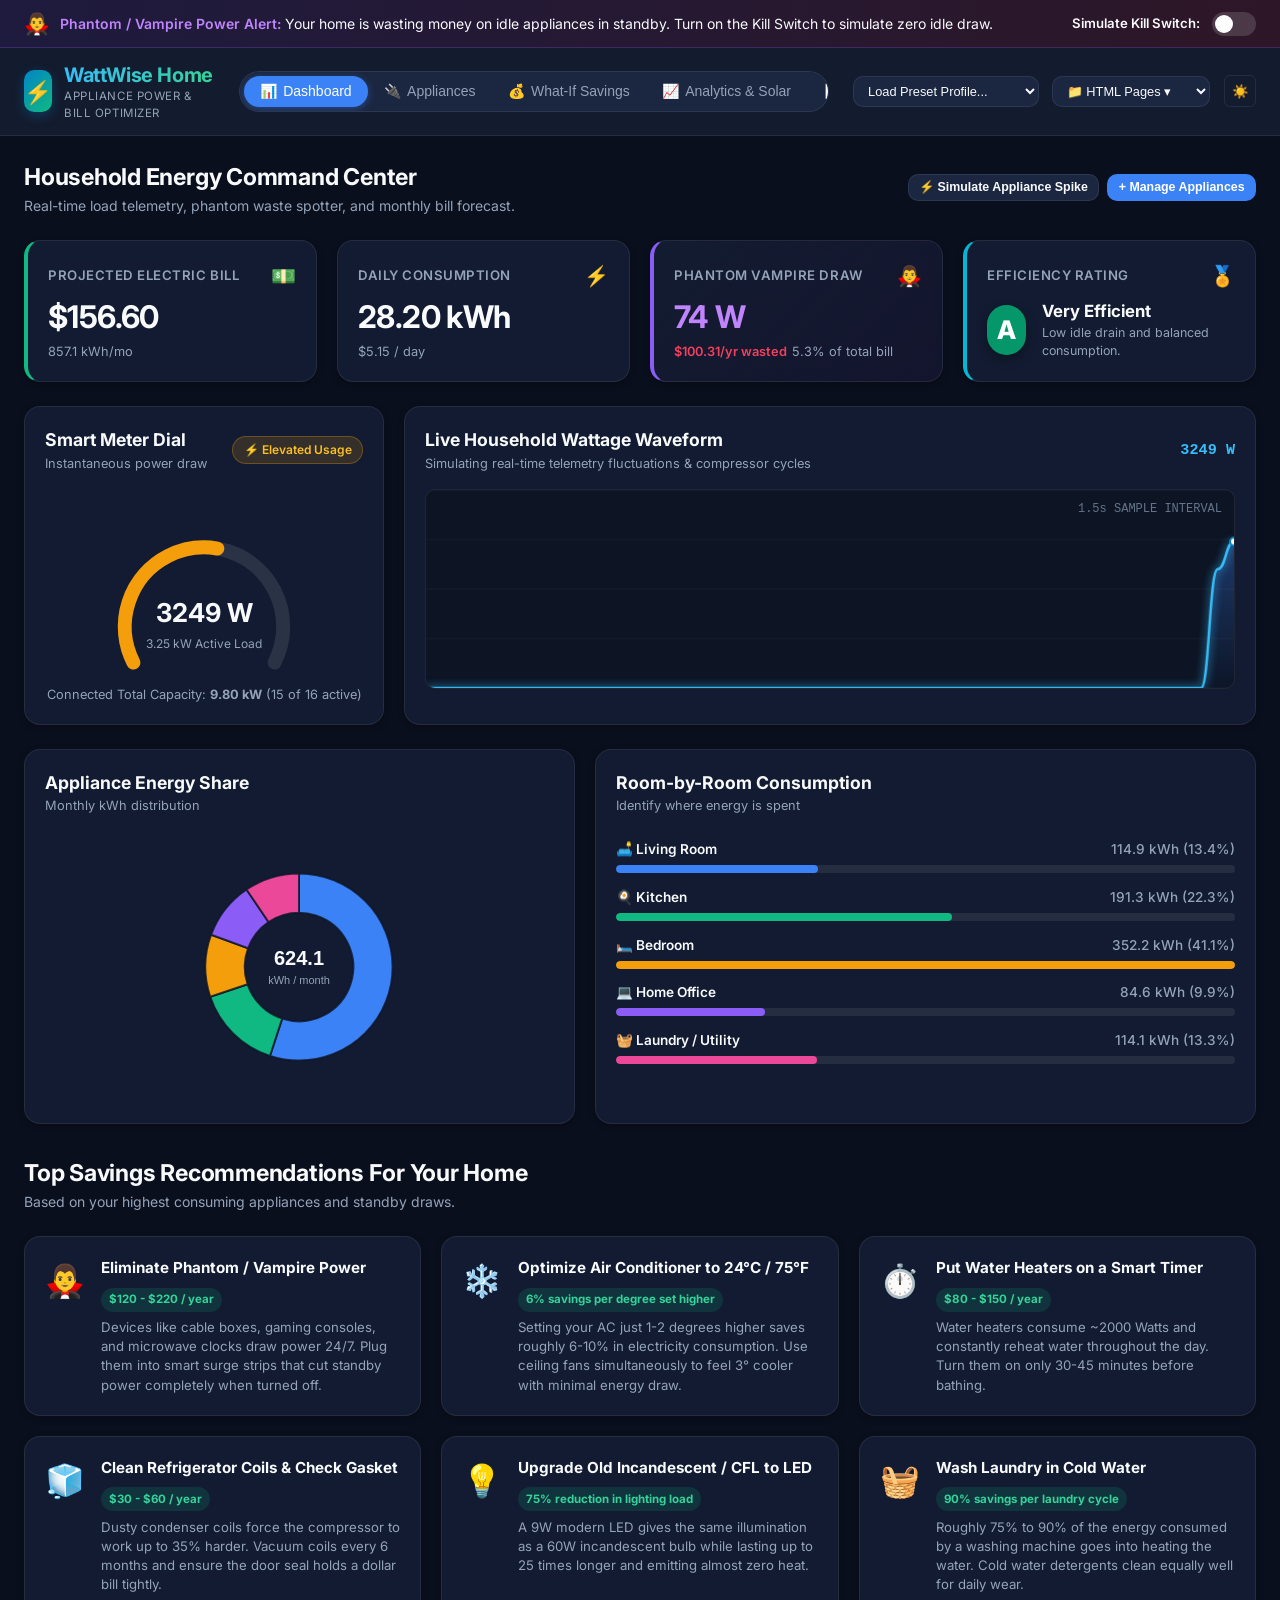
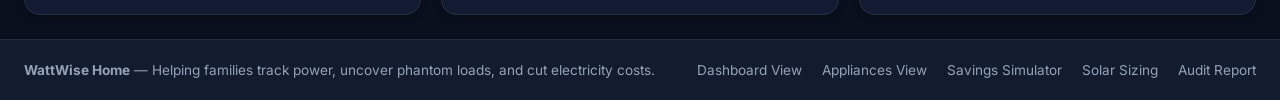
<file: index.html>
<!DOCTYPE html>
<html lang="en" data-theme="dark">
<head>
  <meta charset="UTF-8">
  <meta name="viewport" content="width=device-width, initial-scale=1.0">
  <title>WattWise | Smart Home Appliance Power & Energy Monitor</title>
  <meta name="description" content="Track home appliance power consumption, detect vampire phantom loads, simulate energy savings, and cut electricity bills.">
  <link rel="stylesheet" href="css/style.css">
  <link rel="stylesheet" href="css/dashboard.css">
  <link rel="stylesheet" href="css/components.css">
  <link rel="preconnect" href="https://fonts.googleapis.com">
  <link rel="preconnect" href="https://fonts.gstatic.com" crossorigin>
  <link href="https://fonts.googleapis.com/css2?family=Inter:wght@400;500;600;700;800&display=swap" rel="stylesheet">
</head>
<body>

  <!-- Top Vampire Load Kill-Switch Alert Banner -->
  <aside class="vampire-banner-container" aria-label="Vampire Power Alert">
    <div class="vampire-banner">
      <div class="vampire-banner-content">
        <span style="font-size: 1.3rem;">🧛‍♂️</span>
        <div>
          <span class="vampire-banner-title">Phantom / Vampire Power Alert:</span>
          <span>Your home is wasting money on idle appliances in standby. Turn on the Kill Switch to simulate zero idle draw.</span>
        </div>
      </div>
      <div style="display: flex; align-items: center; gap: 0.75rem;">
        <span style="font-size: 0.825rem; font-weight: 600;">Simulate Kill Switch:</span>
        <label class="toggle-switch">
          <input type="checkbox" id="vampire-kill-switch" aria-label="Toggle Vampire Kill Switch">
          <span class="toggle-slider"></span>
        </label>
      </div>
    </div>
  </aside>

  <!-- Main Navigation Header -->
  <header class="app-header">
    <div class="header-container">
      <a href="index.html" class="brand-group">
        <div class="brand-icon-wrapper">⚡</div>
        <div>
          <div class="brand-title">WattWise Home</div>
          <div class="brand-subtitle">Appliance Power & Bill Optimizer</div>
        </div>
      </a>

      <!-- Navigation Tabs -->
      <nav class="nav-tabs" role="tablist">
        <button class="nav-tab-btn active" data-tab="dashboard" role="tab">
          <span>📊</span> Dashboard
        </button>
        <button class="nav-tab-btn" data-tab="appliances" role="tab">
          <span>🔌</span> Appliances
        </button>
        <button class="nav-tab-btn" data-tab="calculator" role="tab">
          <span>💰</span> What-If Savings
        </button>
        <button class="nav-tab-btn" data-tab="analytics" role="tab">
          <span>📈</span> Analytics & Solar
        </button>
        <button class="nav-tab-btn" data-tab="report" role="tab">
          <span>📄</span> Audit Report
        </button>
        <button class="nav-tab-btn" data-tab="settings" role="tab">
          <span>⚙️</span> Tariffs & Settings
        </button>
      </nav>

      <!-- Action Controls -->
      <div class="header-actions">
        <!-- Preset Profiles -->
        <select id="preset-select" class="form-control" style="width: auto; padding: 0.4rem 0.6rem; font-size: 0.8rem;" aria-label="Load Profile Preset">
          <option value="" disabled selected>Load Preset Profile...</option>
          <option value="apartment">🏢 1-BHK Studio</option>
          <option value="family">🏡 3-BHK Family Home</option>
          <option value="heavy">⚡ High-Load Smart Villa</option>
        </select>

        <!-- Dedicated HTML sub-pages quick link dropdown -->
        <div style="display: inline-block;">
          <select onchange="if(this.value) window.location.href=this.value;" class="form-control" style="width: auto; padding: 0.4rem 0.6rem; font-size: 0.8rem;" title="Explore individual HTML pages in html/ folder">
            <option value="" selected>📁 HTML Pages ▾</option>
            <option value="html/dashboard.html">html/dashboard.html</option>
            <option value="html/appliances.html">html/appliances.html</option>
            <option value="html/calculator.html">html/calculator.html</option>
            <option value="html/analytics.html">html/analytics.html</option>
            <option value="html/report.html">html/report.html</option>
          </select>
        </div>

        <!-- Dark / Light Theme Toggle -->
        <button id="theme-toggle" class="btn-icon" title="Toggle Dark/Light Mode" aria-label="Toggle Theme">☀️</button>
      </div>
    </div>
  </header>

  <!-- Main Content Wrapper -->
  <main class="main-wrapper">

    <!-- ========================================== -->
    <!-- TAB 1: DASHBOARD VIEW                     -->
    <!-- ========================================== -->
    <section id="tab-view-dashboard" class="tab-view active">
      <div class="section-header">
        <div>
          <h1 class="section-title">Household Energy Command Center</h1>
          <p class="section-subtitle">Real-time load telemetry, phantom waste spotter, and monthly bill forecast.</p>
        </div>
        <div style="display: flex; gap: 0.5rem;">
          <button id="btn-spike-test" class="btn btn-secondary btn-sm" title="Simulate turning on high-power appliance for 7 seconds">
            ⚡ Simulate Appliance Spike
          </button>
          <button class="btn btn-primary btn-sm" onclick="document.querySelector('[data-tab=appliances]').click()">
            + Manage Appliances
          </button>
        </div>
      </div>

      <!-- KPI Summary Cards -->
      <div class="kpi-grid">
        <!-- Monthly Bill -->
        <div class="kpi-card kpi-card-highlight">
          <div class="kpi-header">
            <span class="kpi-title">Projected Electric Bill</span>
            <span class="kpi-icon">💵</span>
          </div>
          <div class="kpi-value" id="kpi-monthly-bill">$0.00</div>
          <div class="kpi-subtext" id="kpi-monthly-kwh">0.0 kWh/mo</div>
        </div>

        <!-- Daily Energy -->
        <div class="kpi-card">
          <div class="kpi-header">
            <span class="kpi-title">Daily Consumption</span>
            <span class="kpi-icon">⚡</span>
          </div>
          <div class="kpi-value" id="kpi-daily-kwh">0.00 kWh</div>
          <div class="kpi-subtext" id="kpi-daily-cost">$0.00 / day</div>
        </div>

        <!-- Phantom / Vampire Drain -->
        <div class="kpi-card kpi-card-vampire">
          <div class="kpi-header">
            <span class="kpi-title">Phantom Vampire Draw</span>
            <span class="kpi-icon">🧛‍♂️</span>
          </div>
          <div class="kpi-value" id="kpi-vampire-watts" style="color: #c084fc;">0 W</div>
          <div class="kpi-subtext">
            <span id="kpi-vampire-cost" style="color: #f43f5e; font-weight: 600;">$0.00/yr</span>
            <span id="kpi-vampire-pct" class="text-muted">(0% of bill)</span>
          </div>
        </div>

        <!-- Energy Efficiency Grade -->
        <div class="kpi-card kpi-card-grade">
          <div class="kpi-header">
            <span class="kpi-title">Efficiency Rating</span>
            <span class="kpi-icon">🏅</span>
          </div>
          <div class="grade-display">
            <div id="kpi-grade-badge" class="grade-badge-circle" style="background: #10b981;">A</div>
            <div class="grade-details-col">
              <span id="kpi-grade-label" class="grade-label">Exceptional</span>
              <span id="kpi-grade-desc" class="grade-desc">Optimal load balance</span>
            </div>
          </div>
        </div>
      </div>

      <!-- Live Smart Meter Telemetry Row -->
      <div class="telemetry-row">
        <!-- Circular Power Gauge -->
        <div class="telemetry-card">
          <div class="telemetry-header">
            <div class="telemetry-title-group">
              <h3>Smart Meter Dial</h3>
              <p>Instantaneous power draw</p>
            </div>
            <span id="live-meter-status" class="status-pill status-normal">🟢 Normal Baseline</span>
          </div>
          <div class="gauge-box">
            <canvas id="live-gauge-canvas" width="280" height="180"></canvas>
          </div>
          <div style="text-align: center; font-size: 0.8rem; color: var(--text-muted);">
            Connected Total Capacity: <strong id="kpi-connected-load">0 kW</strong> (<span id="kpi-active-appliances">0 active</span>)
          </div>
        </div>

        <!-- Real-Time Oscilloscope Streaming Chart -->
        <div class="telemetry-card">
          <div class="telemetry-header">
            <div class="telemetry-title-group">
              <h3>Live Household Wattage Waveform</h3>
              <p>Simulating real-time telemetry fluctuations & compressor cycles</p>
            </div>
            <div style="font-family: monospace; font-size: 0.95rem; font-weight: 700; color: #38bdf8;" id="live-meter-watts">
              -- W
            </div>
          </div>
          <div class="stream-box">
            <canvas id="live-power-stream-canvas" width="800" height="200"></canvas>
            <div class="stream-watermark">1.5s SAMPLE INTERVAL</div>
          </div>
        </div>
      </div>

      <!-- Analytics Breakdown Row -->
      <div class="analytics-grid-row">
        <!-- Donut Chart: Top Power Consumers -->
        <div class="telemetry-card">
          <div class="telemetry-header">
            <div class="telemetry-title-group">
              <h3>Appliance Energy Share</h3>
              <p>Monthly kWh distribution</p>
            </div>
          </div>
          <div class="donut-chart-container">
            <canvas id="dashboard-donut-canvas" width="240" height="240"></canvas>
          </div>
        </div>

        <!-- Room Breakdown -->
        <div class="telemetry-card">
          <div class="telemetry-header">
            <div class="telemetry-title-group">
              <h3>Room-by-Room Consumption</h3>
              <p>Identify where energy is spent</p>
            </div>
          </div>
          <div id="room-bar-container" style="padding-top: 0.5rem;">
            <!-- Rendered dynamically -->
          </div>
        </div>
      </div>

      <!-- Quick Action Tips Banner -->
      <div class="section-header" style="margin-top: 2rem;">
        <div>
          <h2 class="section-title">Top Savings Recommendations For Your Home</h2>
          <p class="section-subtitle">Based on your highest consuming appliances and standby draws.</p>
        </div>
      </div>
      <div id="saving-tips-container" class="tips-grid">
        <!-- Dynamically rendered tips -->
      </div>
    </section>

    <!-- ========================================== -->
    <!-- TAB 2: APPLIANCES INVENTORY               -->
    <!-- ========================================== -->
    <section id="tab-view-appliances" class="tab-view">
      <div class="section-header">
        <div>
          <h1 class="section-title">Appliance Inventory & Wattage Auditor</h1>
          <p class="section-subtitle">Add, edit, test wattage ratings, and detect phantom vampire loads.</p>
        </div>
        <div style="display: flex; gap: 0.75rem;">
          <button id="btn-add-appliance" class="btn btn-primary">
            <span>➕</span> Add Appliance
          </button>
        </div>
      </div>

      <!-- Room Filter Pills -->
      <div class="filter-pills-row" id="room-filter-container">
        <!-- Rendered dynamically -->
      </div>

      <!-- Appliance Table Card -->
      <div class="table-card">
        <div class="table-toolbar">
          <div class="search-box">
            <span class="search-icon">🔍</span>
            <input type="text" id="appliance-search-input" placeholder="Search appliances by name..." aria-label="Search Appliances">
          </div>
          <div style="display: flex; gap: 0.5rem;">
            <button id="btn-export-csv" class="btn btn-secondary btn-sm" title="Export audit table to Excel CSV">
              📥 Export CSV
            </button>
            <button id="btn-export-json" class="btn btn-secondary btn-sm" title="Download backup JSON">
              💾 Backup JSON
            </button>
            <label class="btn btn-outline btn-sm" style="cursor: pointer;" title="Restore backup JSON">
              📂 Import JSON
              <input type="file" id="input-import-json" accept=".json" style="display: none;">
            </label>
          </div>
        </div>

        <div class="table-responsive">
          <table class="appliance-table">
            <thead>
              <tr>
                <th style="width: 50px;">Status</th>
                <th>Appliance Name</th>
                <th>Room</th>
                <th>Rated Power</th>
                <th>Standby (Vampire)</th>
                <th>Usage</th>
                <th>Est. Monthly Cost</th>
                <th style="text-align: right;">Actions</th>
              </tr>
            </thead>
            <tbody id="appliance-table-body">
              <!-- Dynamically populated -->
            </tbody>
          </table>
        </div>
      </div>
    </section>

    <!-- ========================================== -->
    <!-- TAB 3: WHAT-IF SAVINGS CALCULATOR         -->
    <!-- ========================================== -->
    <section id="tab-view-calculator" class="tab-view">
      <div class="section-header">
        <div>
          <h1 class="section-title">What-If Energy & Bill Savings Simulator</h1>
          <p class="section-subtitle">Adjust appliance usage habits and immediately visualize dollar savings.</p>
        </div>
      </div>

      <div class="whatif-container">
        <!-- Interactive Sliders & Habits -->
        <div class="telemetry-card">
          <h3 style="margin-bottom: 1.25rem;">Adjust Household Usage Scenarios</h3>

          <div class="slider-group">
            <div class="slider-header">
              <span>Reduce AC / Heating by:</span>
              <span id="whatif-ac-val" style="color: var(--accent-blue); font-weight: 700;">2 hrs</span>
            </div>
            <input type="range" id="whatif-ac-slider" class="range-slider" min="0" max="8" step="0.5" value="2">
            <p class="text-muted" style="font-size: 0.75rem; margin-top: 0.25rem;">Running AC 2 hours less daily or increasing temperature to 24°C</p>
          </div>

          <div class="slider-group">
            <div class="slider-header">
              <span>Reduce Water Heater Run Time by:</span>
              <span id="whatif-geyser-val" style="color: var(--accent-emerald); font-weight: 700;">0.5 hrs</span>
            </div>
            <input type="range" id="whatif-geyser-slider" class="range-slider" min="0" max="3" step="0.5" value="0.5">
            <p class="text-muted" style="font-size: 0.75rem; margin-top: 0.25rem;">Switch off geyser when not in active use</p>
          </div>

          <div style="display: flex; flex-direction: column; gap: 1rem; margin-top: 1.5rem; padding-top: 1rem; border-top: 1px solid var(--border-color);">
            <label style="display: flex; align-items: center; gap: 0.75rem; cursor: pointer;">
              <input type="checkbox" id="whatif-vampire-check" checked style="width: 18px; height: 18px;">
              <div>
                <strong>Eliminate all Standby / Vampire Loads</strong>
                <div class="text-muted" style="font-size: 0.8rem;">Use smart power strips to cut TVs, consoles, and chargers completely off.</div>
              </div>
            </label>

            <label style="display: flex; align-items: center; gap: 0.75rem; cursor: pointer;">
              <input type="checkbox" id="whatif-led-check" checked style="width: 18px; height: 18px;">
              <div>
                <strong>Upgrade Remaining Incandescent/CFL to LEDs</strong>
                <div class="text-muted" style="font-size: 0.8rem;">Save ~60W per fixture across 8 common household lights.</div>
              </div>
            </label>
          </div>
        </div>

        <!-- Simulation Results Card -->
        <div class="telemetry-card" style="display: flex; flex-direction: column; justify-content: space-between;">
          <div>
            <h3 style="margin-bottom: 0.5rem;">Projected Savings Potential</h3>
            <p class="text-muted" style="font-size: 0.85rem; margin-bottom: 1.5rem;">Realized financial return from your simulated habits:</p>

            <div style="background: rgba(16, 185, 129, 0.1); border: 1px solid rgba(16, 185, 129, 0.25); border-radius: var(--radius-lg); padding: 1.5rem; text-align: center; margin-bottom: 1.5rem;">
              <span style="font-size: 0.85rem; color: #34d399; font-weight: 600; text-transform: uppercase;">Estimated Monthly Savings</span>
              <div id="whatif-monthly-savings" style="font-size: 2.4rem; font-weight: 800; color: #10b981; margin: 0.5rem 0;">
                $0.00 / mo
              </div>
              <div id="whatif-annual-savings" style="font-size: 1.1rem; font-weight: 700; color: #f8fafc;">
                $0.00 / yr saved
              </div>
              <div id="whatif-percent-cut" style="display: inline-block; margin-top: 0.5rem; font-size: 0.85rem; background: #10b981; color: #ffffff; padding: 0.2rem 0.6rem; border-radius: var(--radius-full); font-weight: 700;">
                0% Bill Reduction
              </div>
            </div>

            <div id="whatif-new-bill" style="font-size: 0.95rem; font-weight: 600; text-align: center; color: var(--text-muted);">
              New Bill: $0.00 / mo
            </div>
          </div>

          <div style="font-size: 0.8rem; color: var(--text-muted); border-top: 1px solid var(--border-color); padding-top: 1rem; margin-top: 1rem;">
            💡 <em>Tip: Families that cut vampire load and adjust thermostat by just 2° typically reduce their yearly utility costs by over $200!</em>
          </div>
        </div>
      </div>
    </section>

    <!-- ========================================== -->
    <!-- TAB 4: ANALYTICS & SOLAR SIZING            -->
    <!-- ========================================== -->
    <section id="tab-view-analytics" class="tab-view">
      <div class="section-header">
        <div>
          <h1 class="section-title">Deep Energy Analytics & Rooftop Solar Estimator</h1>
          <p class="section-subtitle">Examine energy distribution and evaluate solar PV system sizing to achieve net-zero power.</p>
        </div>
      </div>

      <!-- Solar PV Sizing Card -->
      <div class="telemetry-card" style="margin-bottom: 1.5rem; background: linear-gradient(135deg, var(--bg-card), rgba(245, 158, 11, 0.08)); border-left: 4px solid var(--accent-amber);">
        <div class="telemetry-header">
          <div class="telemetry-title-group">
            <h3>☀️ Rooftop Solar Offset Calculator</h3>
            <p>Calculated based on your home's total monthly kilowatt-hour consumption</p>
          </div>
        </div>

        <div style="display: grid; grid-template-columns: repeat(auto-fit, minmax(200px, 1fr)); gap: 1.25rem; margin-top: 1rem;">
          <div class="report-box">
            <span class="report-box-title">Recommended System Size</span>
            <h3 id="solar-system-size" style="color: #fbbf24;">0.0 kW</h3>
            <p class="text-muted" style="font-size: 0.78rem;">To offset 100% of grid power</p>
          </div>
          <div class="report-box">
            <span class="report-box-title">Estimated Solar Panels</span>
            <h3 id="solar-panel-count">0 Panels</h3>
            <p class="text-muted" style="font-size: 0.78rem;">Standard 400W Monocrystalline</p>
          </div>
          <div class="report-box">
            <span class="report-box-title">Annual Grid Savings</span>
            <h3 id="solar-annual-savings" style="color: #34d399;">$0.00 / yr</h3>
            <p class="text-muted" style="font-size: 0.78rem;">Avoided utility bills</p>
          </div>
          <div class="report-box">
            <span class="report-box-title">CO₂ Avoided</span>
            <h3 id="solar-co2-offset" style="color: #38bdf8;">0 kg / yr</h3>
            <p class="text-muted" style="font-size: 0.78rem;">Clean renewable power</p>
          </div>
        </div>
      </div>

      <!-- Top 5 Energy Hog Breakdown -->
      <div class="telemetry-card">
        <div class="telemetry-header">
          <div class="telemetry-title-group">
            <h3>Top Household Energy Consumers</h3>
            <p>Appliances contributing the greatest percentage to your monthly bill</p>
          </div>
        </div>
        <div id="analytics-top-hogs-container" style="padding-top: 0.5rem;">
          <!-- Dynamically populated -->
        </div>
      </div>
    </section>

    <!-- ========================================== -->
    <!-- TAB 5: PRINTABLE AUDIT REPORT             -->
    <!-- ========================================== -->
    <section id="tab-view-report" class="tab-view">
      <div class="section-header">
        <div>
          <h1 class="section-title">Home Energy Audit Report</h1>
          <p class="section-subtitle">Ready-to-print executive summary for your household energy plan.</p>
        </div>
        <button id="btn-print-report" class="btn btn-primary">
          🖨️ Print / Save as PDF
        </button>
      </div>

      <div class="report-paper" id="report-content-container">
        <!-- Rendered dynamically -->
      </div>
    </section>

    <!-- ========================================== -->
    <!-- TAB 6: SETTINGS & TARIFF CONFIG            -->
    <!-- ========================================== -->
    <section id="tab-view-settings" class="tab-view">
      <div class="section-header">
        <div>
          <h1 class="section-title">Tariff Rates & System Preferences</h1>
          <p class="section-subtitle">Customize your currency, electric utility billing slab, fixed fees, and taxes.</p>
        </div>
        <button id="btn-reset-defaults" class="btn btn-outline btn-sm">
          🔄 Reset to Defaults
        </button>
      </div>

      <div class="telemetry-card" style="max-width: 700px;">
        <div class="form-grid-2">
          <div class="form-group">
            <label class="form-label" for="setting-currency">Currency Symbol</label>
            <select id="setting-currency" class="form-control">
              <option value="$">$ (USD / CAD / AUD)</option>
              <option value="₹">₹ (INR)</option>
              <option value="€">€ (EUR)</option>
              <option value="£">£ (GBP)</option>
              <option value="¥">¥ (JPY / CNY)</option>
            </select>
          </div>

          <div class="form-group">
            <label class="form-label" for="setting-tariff-type">Billing Tariff Structure</label>
            <select id="setting-tariff-type" class="form-control">
              <option value="flat">Flat Rate (Single price per kWh)</option>
              <option value="tiered">3-Tier Slabs (Base, Mid, Peak)</option>
            </select>
          </div>
        </div>

        <div class="form-grid-2">
          <div class="form-group">
            <label class="form-label" for="setting-flat-rate">Flat Rate (Cost per kWh)</label>
            <input type="number" step="0.01" id="setting-flat-rate" class="form-control" value="0.16">
          </div>

          <div class="form-group">
            <label class="form-label" for="setting-fixed-fee">Monthly Base Supply Fee</label>
            <input type="number" step="0.5" id="setting-fixed-fee" class="form-control" value="12.00">
          </div>
        </div>

        <div class="form-group">
          <label class="form-label" for="setting-tax">Energy Tax & Surcharges (%)</label>
          <input type="number" step="0.5" id="setting-tax" class="form-control" value="5.0">
        </div>

        <!-- Tiered group (toggled) -->
        <div id="tiered-settings-group" style="display: none; padding: 1rem; background: var(--bg-tertiary); border-radius: var(--radius-md); margin-bottom: 1.5rem;">
          <h4 style="margin-bottom: 0.75rem; font-size: 0.9rem;">Multi-Tier Tariff Slabs</h4>
          <div class="form-grid-2">
            <div class="form-group">
              <label class="form-label">Tier 1 Limit (kWh)</label>
              <input type="number" id="setting-tier1-limit" class="form-control" value="150">
            </div>
            <div class="form-group">
              <label class="form-label">Tier 1 Rate ($/kWh)</label>
              <input type="number" step="0.01" id="setting-tier1-rate" class="form-control" value="0.12">
            </div>
          </div>
          <div class="form-grid-2">
            <div class="form-group">
              <label class="form-label">Tier 2 Limit (kWh)</label>
              <input type="number" id="setting-tier2-limit" class="form-control" value="350">
            </div>
            <div class="form-group">
              <label class="form-label">Tier 2 Rate ($/kWh)</label>
              <input type="number" step="0.01" id="setting-tier2-rate" class="form-control" value="0.18">
            </div>
          </div>
          <div class="form-group">
            <label class="form-label">Tier 3 (> Tier 2 Limit) Rate ($/kWh)</label>
            <input type="number" step="0.01" id="setting-tier3-rate" class="form-control" value="0.26">
          </div>
        </div>

        <button id="btn-save-settings" class="btn btn-primary" style="margin-top: 0.5rem;">
          💾 Save Preferences
        </button>
      </div>
    </section>

  </main>

  <!-- Add / Edit Appliance Modal -->
  <div class="modal-backdrop" id="appliance-modal">
    <div class="modal-content">
      <div class="modal-header">
        <h3 class="modal-title" id="modal-title">Add Appliance</h3>
        <button class="btn-icon" id="modal-close-btn" aria-label="Close dialog">✕</button>
      </div>
      <form id="appliance-form">
        <div class="modal-body">
          <div class="form-group">
            <label class="form-label" for="input-app-name">Appliance Name *</label>
            <input type="text" id="input-app-name" class="form-control" placeholder="e.g. Master Bedroom Inverter AC" required>
          </div>

          <div class="form-grid-2">
            <div class="form-group">
              <label class="form-label" for="input-app-room">Room Location *</label>
              <select id="input-app-room" class="form-control" required>
                <option value="living">🛋️ Living Room</option>
                <option value="kitchen">🍳 Kitchen</option>
                <option value="bedroom">🛏️ Bedroom</option>
                <option value="office">💻 Home Office</option>
                <option value="laundry">🧺 Laundry / Utility</option>
                <option value="climate">❄️ HVAC / Climate</option>
                <option value="other">💡 Other / Outdoor</option>
              </select>
            </div>

            <div class="form-group">
              <label class="form-label" for="input-app-qty">Quantity</label>
              <input type="number" id="input-app-qty" class="form-control" min="1" max="50" value="1" required>
            </div>
          </div>

          <div class="form-grid-2">
            <div class="form-group">
              <label class="form-label" for="input-app-watts">Active Power Rating (Watts) *</label>
              <input type="number" id="input-app-watts" class="form-control" min="1" max="15000" placeholder="e.g. 1400" required>
            </div>

            <div class="form-group">
              <label class="form-label" for="input-app-standby">Standby / Vampire Draw (Watts)</label>
              <input type="number" id="input-app-standby" class="form-control" min="0" max="100" value="0" placeholder="e.g. 5">
            </div>
          </div>

          <div class="form-grid-2">
            <div class="form-group">
              <label class="form-label" for="input-app-hours">Active Hours Per Day (0 - 24) *</label>
              <input type="number" step="0.1" id="input-app-hours" class="form-control" min="0" max="24" placeholder="e.g. 6.5" required>
            </div>

            <div class="form-group">
              <label class="form-label" for="input-app-rating">Energy Star Rating (1 - 5)</label>
              <select id="input-app-rating" class="form-control">
                <option value="5">⭐⭐⭐⭐⭐ (5-Star / Inverter)</option>
                <option value="4">⭐⭐⭐⭐ (4-Star)</option>
                <option value="3" selected>⭐⭐⭐ (3-Star Standard)</option>
                <option value="2">⭐⭐ (2-Star Older)</option>
                <option value="1">⭐ (1-Star Low Efficiency)</option>
              </select>
            </div>
          </div>

          <div class="form-group">
            <label class="form-label" for="input-app-desc">Notes / Description</label>
            <input type="text" id="input-app-desc" class="form-control" placeholder="Optional notes (e.g. bought in 2023)">
          </div>
        </div>

        <div class="modal-footer">
          <button type="button" class="btn btn-outline" id="modal-cancel-btn">Cancel</button>
          <button type="submit" class="btn btn-primary" id="modal-save-btn">Save Appliance</button>
        </div>
      </form>
    </div>
  </div>

  <!-- Toast Notification Container -->
  <div class="toast-container" id="toast-container" aria-live="polite"></div>

  <!-- App Footer -->
  <footer class="app-footer">
    <div class="footer-container">
      <div>
        <strong>WattWise Home</strong> — Helping families track power, uncover phantom loads, and cut electricity costs.
      </div>
      <div class="footer-links">
        <a href="html/dashboard.html">Dashboard View</a>
        <a href="html/appliances.html">Appliances View</a>
        <a href="html/calculator.html">Savings Simulator</a>
        <a href="html/analytics.html">Solar Sizing</a>
        <a href="html/report.html">Audit Report</a>
      </div>
    </div>
  </footer>

  <!-- Application Scripts -->
  <script src="js/data.js"></script>
  <script src="js/storage.js"></script>
  <script src="js/calculator.js"></script>
  <script src="js/charts.js"></script>
  <script src="js/simulator.js"></script>
  <script src="js/app.js"></script>
</body>
</html>
</file>
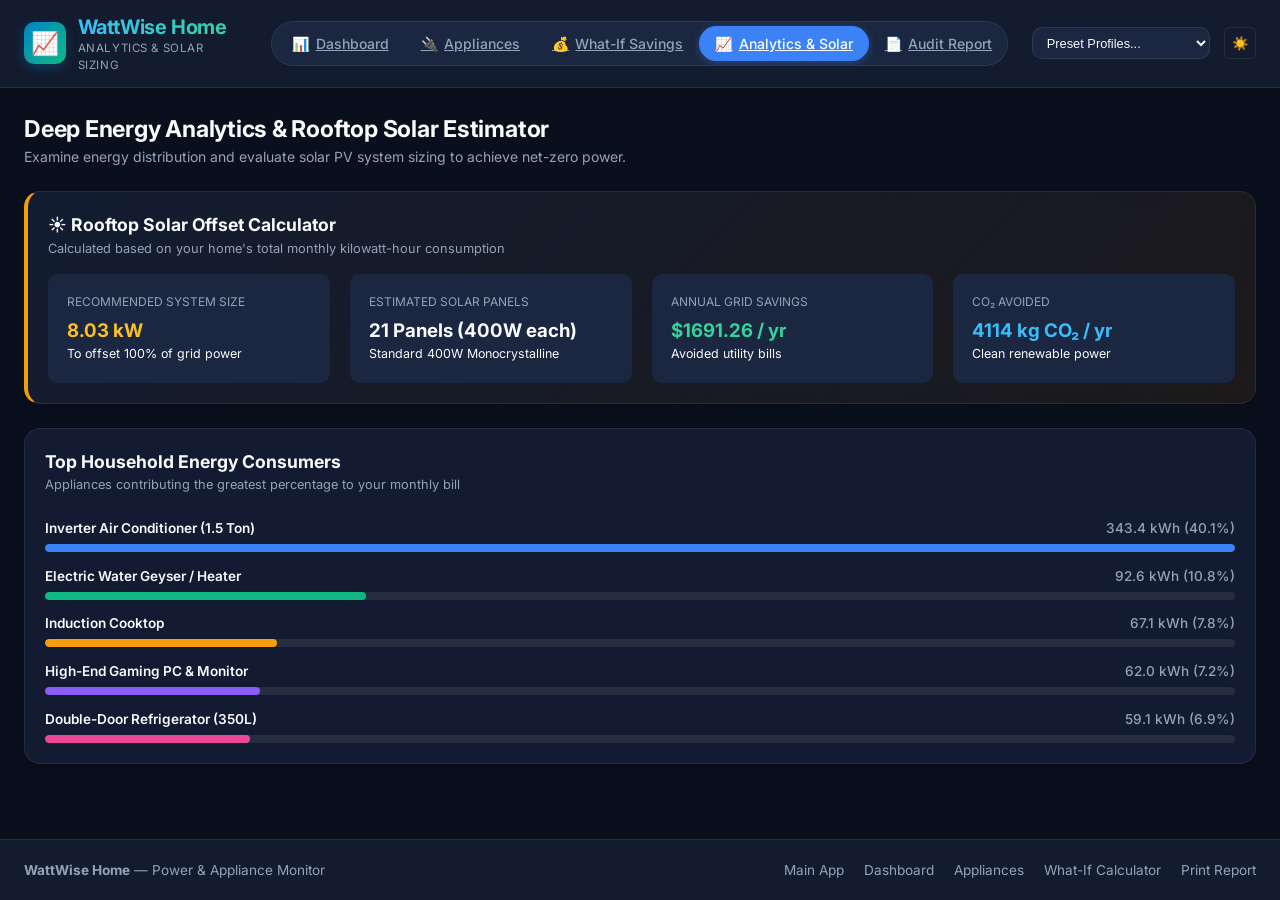
<file: html/analytics.html>
<!DOCTYPE html>
<html lang="en" data-theme="dark">
<head>
  <meta charset="UTF-8">
  <meta name="viewport" content="width=device-width, initial-scale=1.0">
  <title>WattWise | Energy Analytics & Solar Estimator</title>
  <link rel="stylesheet" href="../css/style.css">
  <link rel="stylesheet" href="../css/dashboard.css">
  <link rel="stylesheet" href="../css/components.css">
  <link rel="stylesheet" href="../css/analytics.css">
  <link href="https://fonts.googleapis.com/css2?family=Inter:wght@400;500;600;700;800&display=swap" rel="stylesheet">
</head>
<body>

  <!-- Header -->
  <header class="app-header">
    <div class="header-container">
      <a href="../index.html" class="brand-group">
        <div class="brand-icon-wrapper">📈</div>
        <div>
          <div class="brand-title">WattWise Home</div>
          <div class="brand-subtitle">Analytics & Solar Sizing</div>
        </div>
      </a>

      <nav class="nav-tabs" role="tablist">
        <a href="dashboard.html" class="nav-tab-btn"><span>📊</span> Dashboard</a>
        <a href="appliances.html" class="nav-tab-btn"><span>🔌</span> Appliances</a>
        <a href="calculator.html" class="nav-tab-btn"><span>💰</span> What-If Savings</a>
        <a href="analytics.html" class="nav-tab-btn active"><span>📈</span> Analytics & Solar</a>
        <a href="report.html" class="nav-tab-btn"><span>📄</span> Audit Report</a>
      </nav>

      <div class="header-actions">
        <select id="preset-select" class="form-control analytics-preset-select">
          <option value="" disabled selected>Preset Profiles...</option>
          <option value="apartment">🏢 1-BHK Studio</option>
          <option value="family">🏡 3-BHK Family Home</option>
          <option value="heavy">⚡ High-Load Villa</option>
        </select>
        <button id="theme-toggle" class="btn-icon" title="Toggle Dark/Light Mode">☀️</button>
      </div>
    </div>
  </header>

  <!-- Main Content -->
  <main class="main-wrapper">
    <div class="section-header">
      <div>
        <h1 class="section-title">Deep Energy Analytics & Rooftop Solar Estimator</h1>
        <p class="section-subtitle">Examine energy distribution and evaluate solar PV system sizing to achieve net-zero power.</p>
      </div>
    </div>

    <!-- Solar PV Sizing Card -->
    <div class="telemetry-card solar-card">
      <div class="telemetry-header">
        <div class="telemetry-title-group">
          <h3>☀️ Rooftop Solar Offset Calculator</h3>
          <p>Calculated based on your home's total monthly kilowatt-hour consumption</p>
        </div>
      </div>

      <div class="solar-metrics-grid">
        <div class="report-box">
          <span class="report-box-title">Recommended System Size</span>
          <h3 id="solar-system-size" class="solar-system-size">0.0 kW</h3>
          <p class="text-muted solar-metric-description">To offset 100% of grid power</p>
        </div>
        <div class="report-box">
          <span class="report-box-title">Estimated Solar Panels</span>
          <h3 id="solar-panel-count">0 Panels</h3>
          <p class="text-muted solar-metric-description">Standard 400W Monocrystalline</p>
        </div>
        <div class="report-box">
          <span class="report-box-title">Annual Grid Savings</span>
          <h3 id="solar-annual-savings" class="solar-annual-savings">$0.00 / yr</h3>
          <p class="text-muted solar-metric-description">Avoided utility bills</p>
        </div>
        <div class="report-box">
          <span class="report-box-title">CO₂ Avoided</span>
          <h3 id="solar-co2-offset" class="solar-co2-offset">0 kg / yr</h3>
          <p class="text-muted solar-metric-description">Clean renewable power</p>
        </div>
      </div>
    </div>

    <!-- Top 5 Energy Hog Breakdown -->
    <div class="telemetry-card">
      <div class="telemetry-header">
        <div class="telemetry-title-group">
          <h3>Top Household Energy Consumers</h3>
          <p>Appliances contributing the greatest percentage to your monthly bill</p>
        </div>
      </div>
      <div id="analytics-top-hogs-container" class="analytics-top-hogs">
        <!-- Dynamically populated -->
      </div>
    </div>
  </main>

  <div class="toast-container" id="toast-container"></div>

  <footer class="app-footer">
    <div class="footer-container">
      <div><strong>WattWise Home</strong> — Power & Appliance Monitor</div>
      <div class="footer-links">
        <a href="../index.html">Main App</a>
        <a href="dashboard.html">Dashboard</a>
        <a href="appliances.html">Appliances</a>
        <a href="calculator.html">What-If Calculator</a>
        <a href="report.html">Print Report</a>
      </div>
    </div>
  </footer>

  <script src="../js/data.js"></script>
  <script src="../js/storage.js"></script>
  <script src="../js/calculator.js"></script>
  <script src="../js/charts.js"></script>
  <script src="../js/simulator.js"></script>
  <script src="../js/app.js"></script>
  <script src="../js/analytics.js"></script>
</body>
</html>
</file>
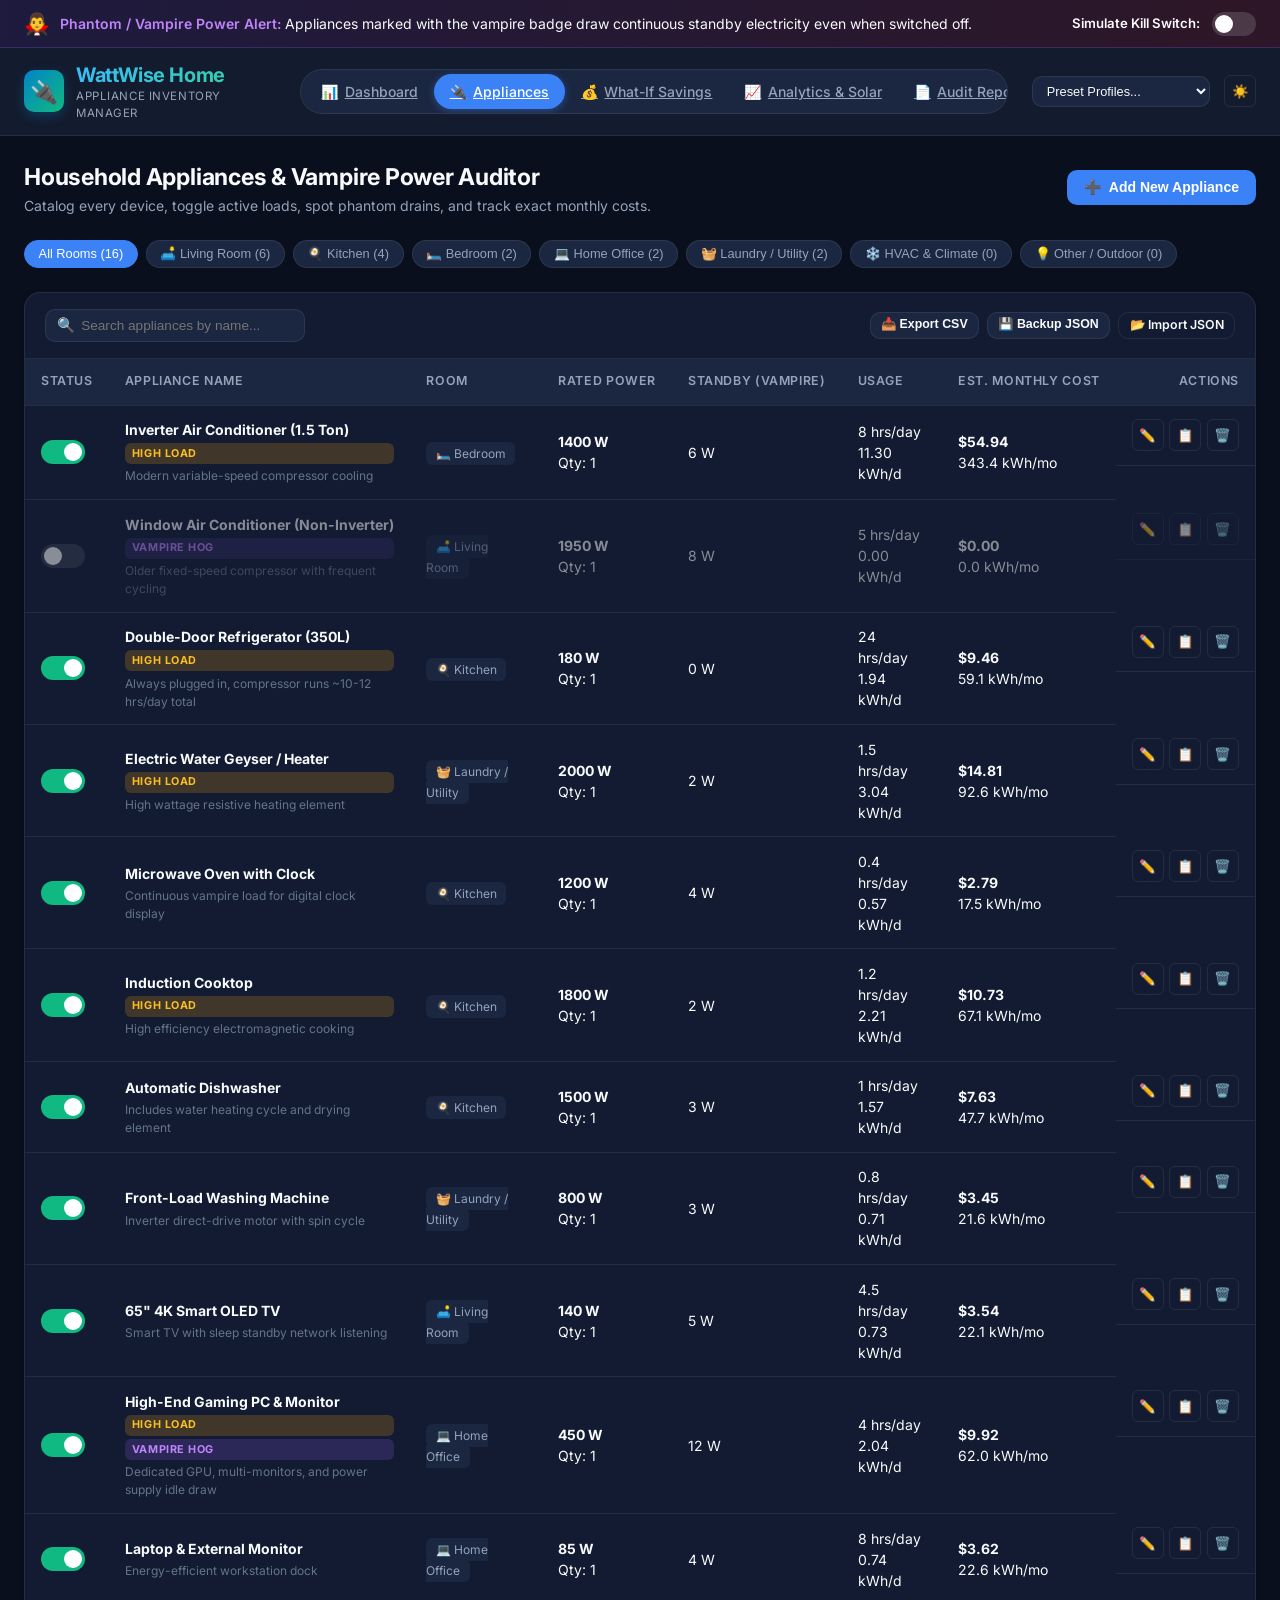
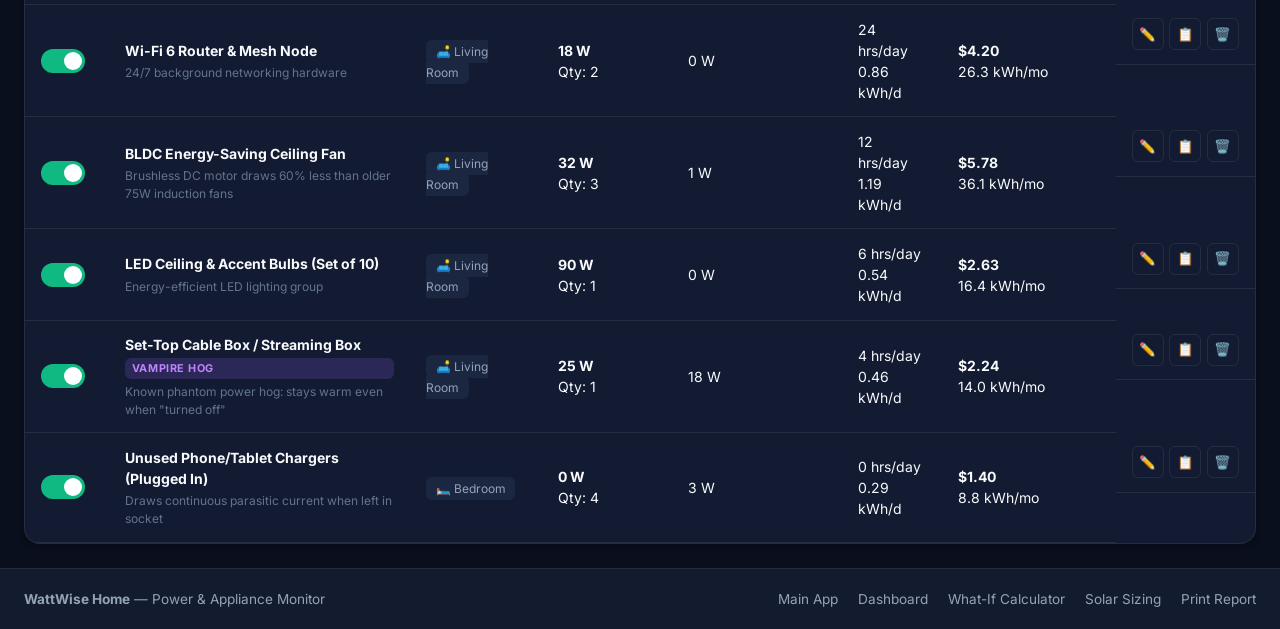
<file: html/appliances.html>
<!DOCTYPE html>
<html lang="en" data-theme="dark">
<head>
  <meta charset="UTF-8">
  <meta name="viewport" content="width=device-width, initial-scale=1.0">
  <title>WattWise | Appliance Inventory & Vampire Detector</title>
  <link rel="stylesheet" href="../css/style.css">
  <link rel="stylesheet" href="../css/dashboard.css">
  <link rel="stylesheet" href="../css/components.css">
  <link href="https://fonts.googleapis.com/css2?family=Inter:wght@400;500;600;700;800&display=swap" rel="stylesheet">
</head>
<body>

  <!-- Top Vampire Banner -->
  <aside class="vampire-banner-container">
    <div class="vampire-banner">
      <div class="vampire-banner-content">
        <span style="font-size: 1.3rem;">🧛‍♂️</span>
        <div>
          <span class="vampire-banner-title">Phantom / Vampire Power Alert:</span>
          <span>Appliances marked with the vampire badge draw continuous standby electricity even when switched off.</span>
        </div>
      </div>
      <div style="display: flex; align-items: center; gap: 0.75rem;">
        <span style="font-size: 0.825rem; font-weight: 600;">Simulate Kill Switch:</span>
        <label class="toggle-switch">
          <input type="checkbox" id="vampire-kill-switch">
          <span class="toggle-slider"></span>
        </label>
      </div>
    </div>
  </aside>

  <!-- Navigation Header -->
  <header class="app-header">
    <div class="header-container">
      <a href="../index.html" class="brand-group">
        <div class="brand-icon-wrapper">🔌</div>
        <div>
          <div class="brand-title">WattWise Home</div>
          <div class="brand-subtitle">Appliance Inventory Manager</div>
        </div>
      </a>

      <nav class="nav-tabs" role="tablist">
        <a href="dashboard.html" class="nav-tab-btn"><span>📊</span> Dashboard</a>
        <a href="appliances.html" class="nav-tab-btn active"><span>🔌</span> Appliances</a>
        <a href="calculator.html" class="nav-tab-btn"><span>💰</span> What-If Savings</a>
        <a href="analytics.html" class="nav-tab-btn"><span>📈</span> Analytics & Solar</a>
        <a href="report.html" class="nav-tab-btn"><span>📄</span> Audit Report</a>
      </nav>

      <div class="header-actions">
        <select id="preset-select" class="form-control" style="width: auto; padding: 0.4rem 0.6rem; font-size: 0.8rem;">
          <option value="" disabled selected>Preset Profiles...</option>
          <option value="apartment">🏢 1-BHK Studio</option>
          <option value="family">🏡 3-BHK Family Home</option>
          <option value="heavy">⚡ High-Load Villa</option>
        </select>
        <button id="theme-toggle" class="btn-icon" title="Toggle Dark/Light Mode">☀️</button>
      </div>
    </div>
  </header>

  <!-- Main Content -->
  <main class="main-wrapper">
    <div class="section-header">
      <div>
        <h1 class="section-title">Household Appliances & Vampire Power Auditor</h1>
        <p class="section-subtitle">Catalog every device, toggle active loads, spot phantom drains, and track exact monthly costs.</p>
      </div>
      <div style="display: flex; gap: 0.75rem;">
        <button id="btn-add-appliance" class="btn btn-primary">
          <span>➕</span> Add New Appliance
        </button>
      </div>
    </div>

    <!-- Room Filter Pills -->
    <div class="filter-pills-row" id="room-filter-container"></div>

    <!-- Appliance Table Card -->
    <div class="table-card">
      <div class="table-toolbar">
        <div class="search-box">
          <span class="search-icon">🔍</span>
          <input type="text" id="appliance-search-input" placeholder="Search appliances by name...">
        </div>
        <div style="display: flex; gap: 0.5rem;">
          <button id="btn-export-csv" class="btn btn-secondary btn-sm">📥 Export CSV</button>
          <button id="btn-export-json" class="btn btn-secondary btn-sm">💾 Backup JSON</button>
          <label class="btn btn-outline btn-sm" style="cursor: pointer;">
            📂 Import JSON
            <input type="file" id="input-import-json" accept=".json" style="display: none;">
          </label>
        </div>
      </div>

      <div class="table-responsive">
        <table class="appliance-table">
          <thead>
            <tr>
              <th style="width: 50px;">Status</th>
              <th>Appliance Name</th>
              <th>Room</th>
              <th>Rated Power</th>
              <th>Standby (Vampire)</th>
              <th>Usage</th>
              <th>Est. Monthly Cost</th>
              <th style="text-align: right;">Actions</th>
            </tr>
          </thead>
          <tbody id="appliance-table-body"></tbody>
        </table>
      </div>
    </div>
  </main>

  <!-- Modal for Add/Edit Appliance -->
  <div class="modal-backdrop" id="appliance-modal">
    <div class="modal-content">
      <div class="modal-header">
        <h3 class="modal-title" id="modal-title">Add Appliance</h3>
        <button class="btn-icon" id="modal-close-btn">✕</button>
      </div>
      <form id="appliance-form">
        <div class="modal-body">
          <div class="form-group">
            <label class="form-label" for="input-app-name">Appliance Name *</label>
            <input type="text" id="input-app-name" class="form-control" placeholder="e.g. Living Room Split AC" required>
          </div>

          <div class="form-grid-2">
            <div class="form-group">
              <label class="form-label" for="input-app-room">Room Location *</label>
              <select id="input-app-room" class="form-control" required>
                <option value="living">🛋️ Living Room</option>
                <option value="kitchen">🍳 Kitchen</option>
                <option value="bedroom">🛏️ Bedroom</option>
                <option value="office">💻 Home Office</option>
                <option value="laundry">🧺 Laundry / Utility</option>
                <option value="climate">❄️ HVAC / Climate</option>
                <option value="other">💡 Other / Outdoor</option>
              </select>
            </div>

            <div class="form-group">
              <label class="form-label" for="input-app-qty">Quantity</label>
              <input type="number" id="input-app-qty" class="form-control" min="1" max="50" value="1" required>
            </div>
          </div>

          <div class="form-grid-2">
            <div class="form-group">
              <label class="form-label" for="input-app-watts">Active Power Rating (Watts) *</label>
              <input type="number" id="input-app-watts" class="form-control" min="1" max="15000" placeholder="e.g. 1500" required>
            </div>

            <div class="form-group">
              <label class="form-label" for="input-app-standby">Standby / Vampire Draw (Watts)</label>
              <input type="number" id="input-app-standby" class="form-control" min="0" max="100" value="0" placeholder="e.g. 5">
            </div>
          </div>

          <div class="form-grid-2">
            <div class="form-group">
              <label class="form-label" for="input-app-hours">Active Hours Per Day (0 - 24) *</label>
              <input type="number" step="0.1" id="input-app-hours" class="form-control" min="0" max="24" placeholder="e.g. 6.0" required>
            </div>

            <div class="form-group">
              <label class="form-label" for="input-app-rating">Energy Star Rating (1 - 5)</label>
              <select id="input-app-rating" class="form-control">
                <option value="5">⭐⭐⭐⭐⭐ (5-Star / Inverter)</option>
                <option value="4">⭐⭐⭐⭐ (4-Star)</option>
                <option value="3" selected>⭐⭐⭐ (3-Star Standard)</option>
                <option value="2">⭐⭐ (2-Star Older)</option>
                <option value="1">⭐ (1-Star Low Efficiency)</option>
              </select>
            </div>
          </div>

          <div class="form-group">
            <label class="form-label" for="input-app-desc">Notes / Description</label>
            <input type="text" id="input-app-desc" class="form-control" placeholder="Optional notes">
          </div>
        </div>

        <div class="modal-footer">
          <button type="button" class="btn btn-outline" id="modal-cancel-btn">Cancel</button>
          <button type="submit" class="btn btn-primary">Save Appliance</button>
        </div>
      </form>
    </div>
  </div>

  <div class="toast-container" id="toast-container"></div>

  <footer class="app-footer">
    <div class="footer-container">
      <div><strong>WattWise Home</strong> — Power & Appliance Monitor</div>
      <div class="footer-links">
        <a href="../index.html">Main App</a>
        <a href="dashboard.html">Dashboard</a>
        <a href="calculator.html">What-If Calculator</a>
        <a href="analytics.html">Solar Sizing</a>
        <a href="report.html">Print Report</a>
      </div>
    </div>
  </footer>

  <script src="../js/data.js"></script>
  <script src="../js/storage.js"></script>
  <script src="../js/calculator.js"></script>
  <script src="../js/charts.js"></script>
  <script src="../js/simulator.js"></script>
  <script src="../js/app.js"></script>
</body>
</html>
</file>
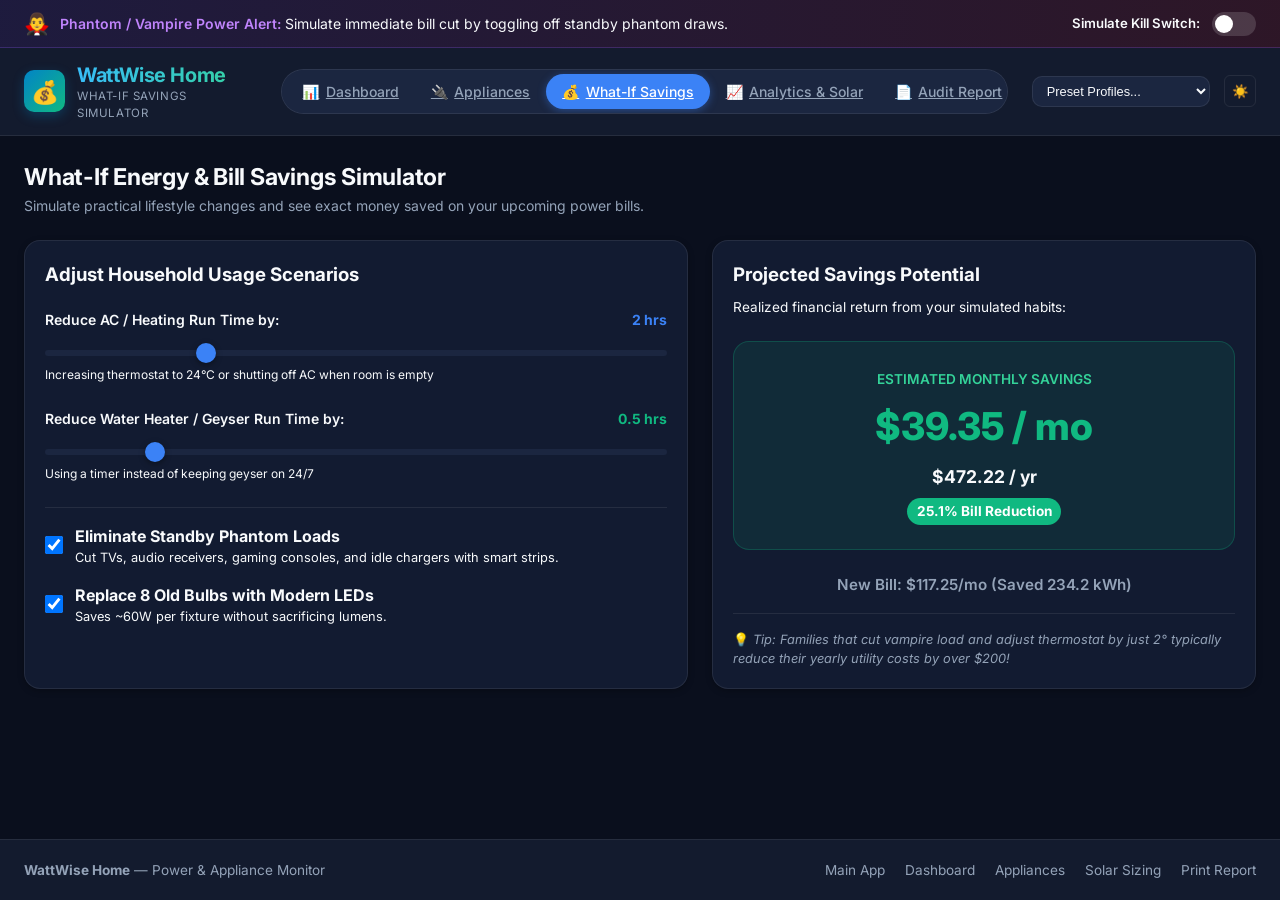
<file: html/calculator.html>
<!DOCTYPE html>
<html lang="en" data-theme="dark">
<head>
  <meta charset="UTF-8">
  <meta name="viewport" content="width=device-width, initial-scale=1.0">
  <title>WattWise | What-If Energy & Bill Savings Simulator</title>
  <link rel="stylesheet" href="../css/style.css">
  <link rel="stylesheet" href="../css/dashboard.css">
  <link rel="stylesheet" href="../css/components.css">
  <link href="https://fonts.googleapis.com/css2?family=Inter:wght@400;500;600;700;800&display=swap" rel="stylesheet">
</head>
<body>

  <!-- Top Vampire Alert -->
  <aside class="vampire-banner-container">
    <div class="vampire-banner">
      <div class="vampire-banner-content">
        <span style="font-size: 1.3rem;">🧛‍♂️</span>
        <div>
          <span class="vampire-banner-title">Phantom / Vampire Power Alert:</span>
          <span>Simulate immediate bill cut by toggling off standby phantom draws.</span>
        </div>
      </div>
      <div style="display: flex; align-items: center; gap: 0.75rem;">
        <span style="font-size: 0.825rem; font-weight: 600;">Simulate Kill Switch:</span>
        <label class="toggle-switch">
          <input type="checkbox" id="vampire-kill-switch">
          <span class="toggle-slider"></span>
        </label>
      </div>
    </div>
  </aside>

  <!-- Navigation Header -->
  <header class="app-header">
    <div class="header-container">
      <a href="../index.html" class="brand-group">
        <div class="brand-icon-wrapper">💰</div>
        <div>
          <div class="brand-title">WattWise Home</div>
          <div class="brand-subtitle">What-If Savings Simulator</div>
        </div>
      </a>

      <nav class="nav-tabs" role="tablist">
        <a href="dashboard.html" class="nav-tab-btn"><span>📊</span> Dashboard</a>
        <a href="appliances.html" class="nav-tab-btn"><span>🔌</span> Appliances</a>
        <a href="calculator.html" class="nav-tab-btn active"><span>💰</span> What-If Savings</a>
        <a href="analytics.html" class="nav-tab-btn"><span>📈</span> Analytics & Solar</a>
        <a href="report.html" class="nav-tab-btn"><span>📄</span> Audit Report</a>
      </nav>

      <div class="header-actions">
        <select id="preset-select" class="form-control" style="width: auto; padding: 0.4rem 0.6rem; font-size: 0.8rem;">
          <option value="" disabled selected>Preset Profiles...</option>
          <option value="apartment">🏢 1-BHK Studio</option>
          <option value="family">🏡 3-BHK Family Home</option>
          <option value="heavy">⚡ High-Load Villa</option>
        </select>
        <button id="theme-toggle" class="btn-icon" title="Toggle Dark/Light Mode">☀️</button>
      </div>
    </div>
  </header>

  <!-- Main Content -->
  <main class="main-wrapper">
    <div class="section-header">
      <div>
        <h1 class="section-title">What-If Energy & Bill Savings Simulator</h1>
        <p class="section-subtitle">Simulate practical lifestyle changes and see exact money saved on your upcoming power bills.</p>
      </div>
    </div>

    <div class="whatif-container">
      <!-- Usage Habit Adjustment Form -->
      <div class="telemetry-card">
        <h3 style="margin-bottom: 1.25rem;">Adjust Household Usage Scenarios</h3>

        <div class="slider-group">
          <div class="slider-header">
            <span>Reduce AC / Heating Run Time by:</span>
            <span id="whatif-ac-val" style="color: var(--accent-blue); font-weight: 700;">2 hrs</span>
          </div>
          <input type="range" id="whatif-ac-slider" class="range-slider" min="0" max="8" step="0.5" value="2">
          <p class="text-muted" style="font-size: 0.75rem; margin-top: 0.25rem;">Increasing thermostat to 24°C or shutting off AC when room is empty</p>
        </div>

        <div class="slider-group">
          <div class="slider-header">
            <span>Reduce Water Heater / Geyser Run Time by:</span>
            <span id="whatif-geyser-val" style="color: var(--accent-emerald); font-weight: 700;">0.5 hrs</span>
          </div>
          <input type="range" id="whatif-geyser-slider" class="range-slider" min="0" max="3" step="0.5" value="0.5">
          <p class="text-muted" style="font-size: 0.75rem; margin-top: 0.25rem;">Using a timer instead of keeping geyser on 24/7</p>
        </div>

        <div style="display: flex; flex-direction: column; gap: 1rem; margin-top: 1.5rem; padding-top: 1rem; border-top: 1px solid var(--border-color);">
          <label style="display: flex; align-items: center; gap: 0.75rem; cursor: pointer;">
            <input type="checkbox" id="whatif-vampire-check" checked style="width: 18px; height: 18px;">
            <div>
              <strong>Eliminate Standby Phantom Loads</strong>
              <div class="text-muted" style="font-size: 0.8rem;">Cut TVs, audio receivers, gaming consoles, and idle chargers with smart strips.</div>
            </div>
          </label>

          <label style="display: flex; align-items: center; gap: 0.75rem; cursor: pointer;">
            <input type="checkbox" id="whatif-led-check" checked style="width: 18px; height: 18px;">
            <div>
              <strong>Replace 8 Old Bulbs with Modern LEDs</strong>
              <div class="text-muted" style="font-size: 0.8rem;">Saves ~60W per fixture without sacrificing lumens.</div>
            </div>
          </label>
        </div>
      </div>

      <!-- Financial Savings Result Card -->
      <div class="telemetry-card" style="display: flex; flex-direction: column; justify-content: space-between;">
        <div>
          <h3 style="margin-bottom: 0.5rem;">Projected Savings Potential</h3>
          <p class="text-muted" style="font-size: 0.85rem; margin-bottom: 1.5rem;">Realized financial return from your simulated habits:</p>

          <div style="background: rgba(16, 185, 129, 0.1); border: 1px solid rgba(16, 185, 129, 0.25); border-radius: var(--radius-lg); padding: 1.5rem; text-align: center; margin-bottom: 1.5rem;">
            <span style="font-size: 0.85rem; color: #34d399; font-weight: 600; text-transform: uppercase;">Estimated Monthly Savings</span>
            <div id="whatif-monthly-savings" style="font-size: 2.4rem; font-weight: 800; color: #10b981; margin: 0.5rem 0;">
              $0.00 / mo
            </div>
            <div id="whatif-annual-savings" style="font-size: 1.1rem; font-weight: 700; color: #f8fafc;">
              $0.00 / yr saved
            </div>
            <div id="whatif-percent-cut" style="display: inline-block; margin-top: 0.5rem; font-size: 0.85rem; background: #10b981; color: #ffffff; padding: 0.2rem 0.6rem; border-radius: var(--radius-full); font-weight: 700;">
              0% Bill Reduction
            </div>
          </div>

          <div id="whatif-new-bill" style="font-size: 0.95rem; font-weight: 600; text-align: center; color: var(--text-muted);">
            New Bill: $0.00 / mo
          </div>
        </div>

        <div style="font-size: 0.8rem; color: var(--text-muted); border-top: 1px solid var(--border-color); padding-top: 1rem; margin-top: 1rem;">
          💡 <em>Tip: Families that cut vampire load and adjust thermostat by just 2° typically reduce their yearly utility costs by over $200!</em>
        </div>
      </div>
    </div>
  </main>

  <div class="toast-container" id="toast-container"></div>

  <footer class="app-footer">
    <div class="footer-container">
      <div><strong>WattWise Home</strong> — Power & Appliance Monitor</div>
      <div class="footer-links">
        <a href="../index.html">Main App</a>
        <a href="dashboard.html">Dashboard</a>
        <a href="appliances.html">Appliances</a>
        <a href="analytics.html">Solar Sizing</a>
        <a href="report.html">Print Report</a>
      </div>
    </div>
  </footer>

  <script src="../js/data.js"></script>
  <script src="../js/storage.js"></script>
  <script src="../js/calculator.js"></script>
  <script src="../js/charts.js"></script>
  <script src="../js/simulator.js"></script>
  <script src="../js/app.js"></script>
  <script>
    // Trigger what-if calculation when page loads
    document.addEventListener('DOMContentLoaded', () => {
      setTimeout(() => {
        const acSlider = document.getElementById('whatif-ac-slider');
        if (acSlider) acSlider.dispatchEvent(new Event('input'));
      }, 100);
    });
  </script>
</body>
</html>
</file>
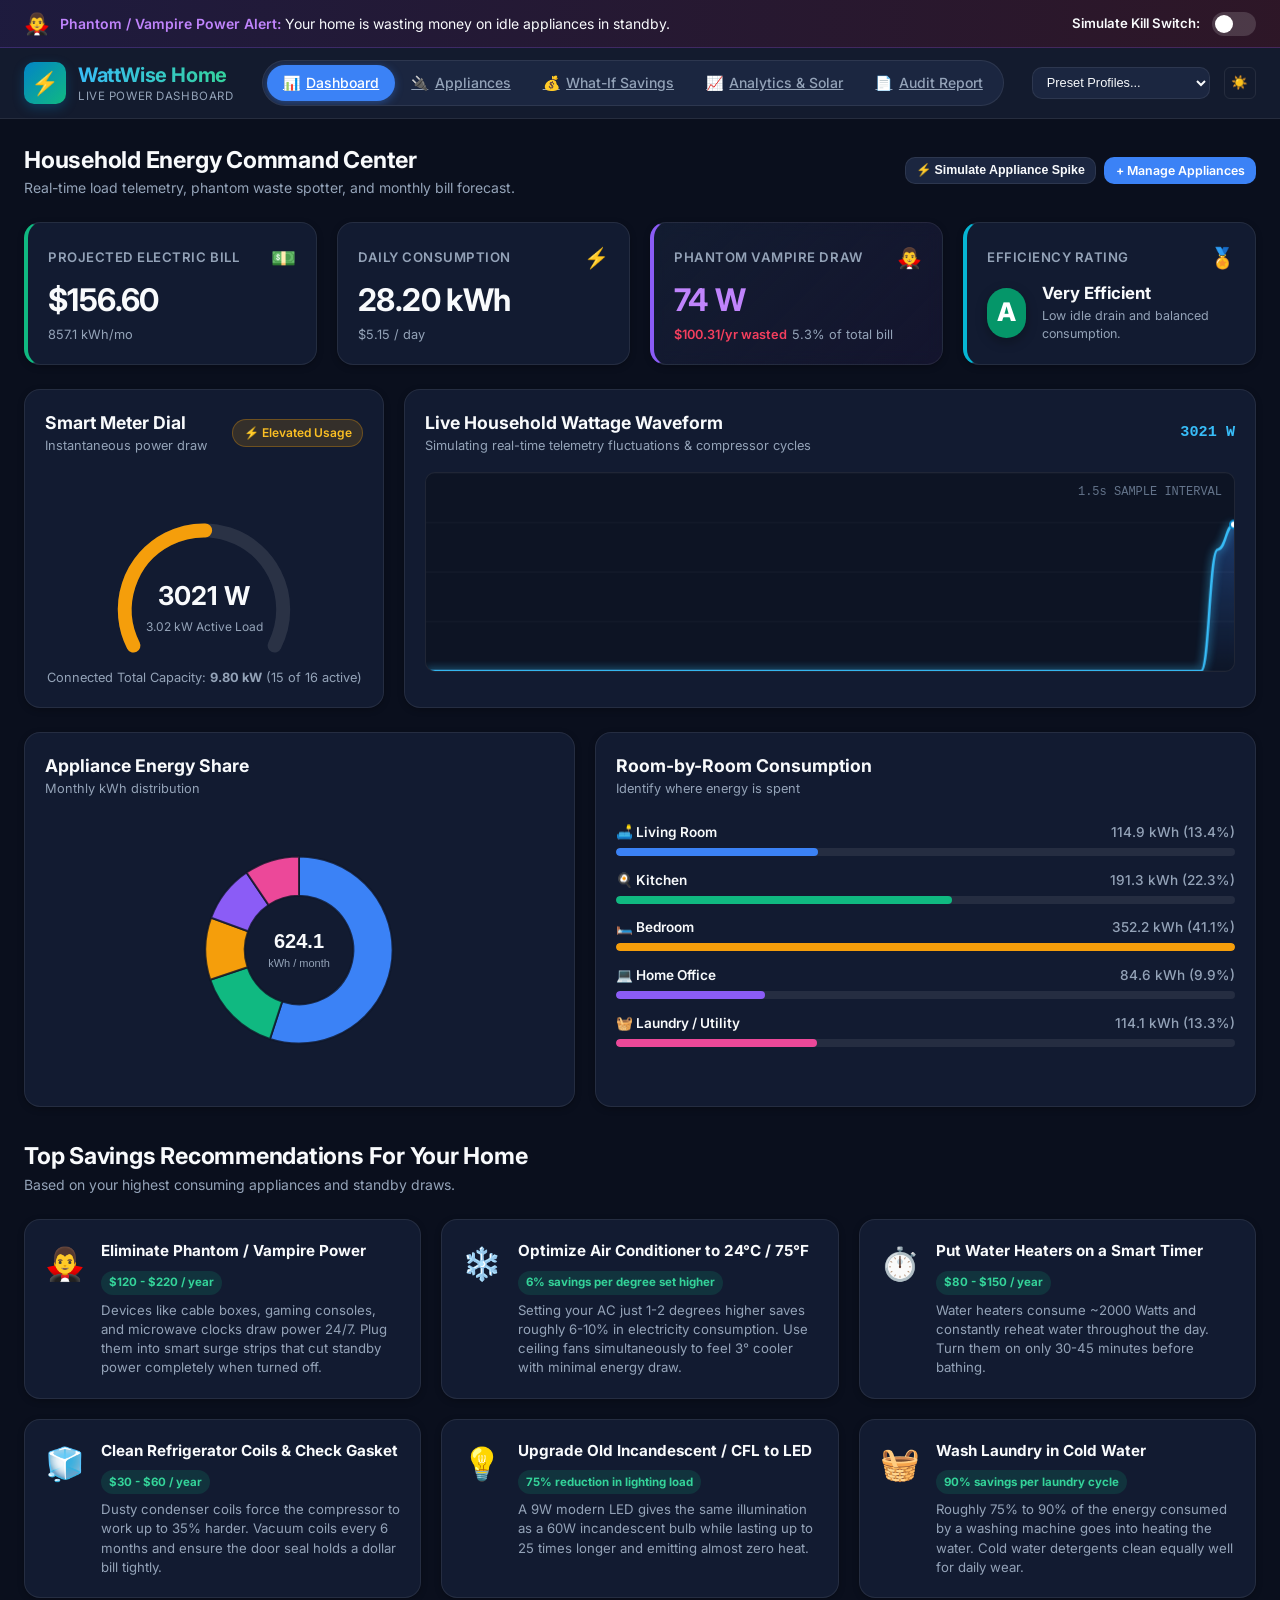
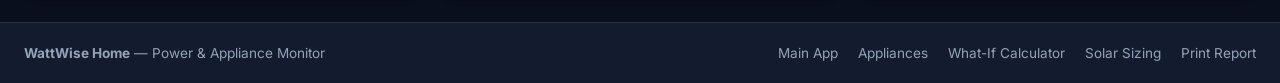
<file: html/dashboard.html>
<!DOCTYPE html>
<html lang="en" data-theme="dark">
<head>
  <meta charset="UTF-8">
  <meta name="viewport" content="width=device-width, initial-scale=1.0">
  <title>WattWise | Household Power Dashboard</title>
  <link rel="stylesheet" href="../css/style.css">
  <link rel="stylesheet" href="../css/dashboard.css">
  <link rel="stylesheet" href="../css/components.css">
  <link href="https://fonts.googleapis.com/css2?family=Inter:wght@400;500;600;700;800&display=swap" rel="stylesheet">
</head>
<body>

  <!-- Top Vampire Alert Banner -->
  <aside class="vampire-banner-container" aria-label="Vampire Power Alert">
    <div class="vampire-banner">
      <div class="vampire-banner-content">
        <span style="font-size: 1.3rem;">🧛‍♂️</span>
        <div>
          <span class="vampire-banner-title">Phantom / Vampire Power Alert:</span>
          <span>Your home is wasting money on idle appliances in standby.</span>
        </div>
      </div>
      <div style="display: flex; align-items: center; gap: 0.75rem;">
        <span style="font-size: 0.825rem; font-weight: 600;">Simulate Kill Switch:</span>
        <label class="toggle-switch">
          <input type="checkbox" id="vampire-kill-switch" aria-label="Toggle Vampire Kill Switch">
          <span class="toggle-slider"></span>
        </label>
      </div>
    </div>
  </aside>

  <!-- Header -->
  <header class="app-header">
    <div class="header-container">
      <a href="../index.html" class="brand-group">
        <div class="brand-icon-wrapper">⚡</div>
        <div>
          <div class="brand-title">WattWise Home</div>
          <div class="brand-subtitle">Live Power Dashboard</div>
        </div>
      </a>

      <!-- Subpage Navigation -->
      <nav class="nav-tabs" role="tablist">
        <a href="dashboard.html" class="nav-tab-btn active"><span>📊</span> Dashboard</a>
        <a href="appliances.html" class="nav-tab-btn"><span>🔌</span> Appliances</a>
        <a href="calculator.html" class="nav-tab-btn"><span>💰</span> What-If Savings</a>
        <a href="analytics.html" class="nav-tab-btn"><span>📈</span> Analytics & Solar</a>
        <a href="report.html" class="nav-tab-btn"><span>📄</span> Audit Report</a>
      </nav>

      <div class="header-actions">
        <select id="preset-select" class="form-control" style="width: auto; padding: 0.4rem 0.6rem; font-size: 0.8rem;">
          <option value="" disabled selected>Preset Profiles...</option>
          <option value="apartment">🏢 1-BHK Studio</option>
          <option value="family">🏡 3-BHK Family Home</option>
          <option value="heavy">⚡ High-Load Villa</option>
        </select>
        <button id="theme-toggle" class="btn-icon" title="Toggle Dark/Light Mode">☀️</button>
      </div>
    </div>
  </header>

  <!-- Main Content -->
  <main class="main-wrapper">
    <div class="section-header">
      <div>
        <h1 class="section-title">Household Energy Command Center</h1>
        <p class="section-subtitle">Real-time load telemetry, phantom waste spotter, and monthly bill forecast.</p>
      </div>
      <div style="display: flex; gap: 0.5rem;">
        <button id="btn-spike-test" class="btn btn-secondary btn-sm">⚡ Simulate Appliance Spike</button>
        <a href="appliances.html" class="btn btn-primary btn-sm">+ Manage Appliances</a>
      </div>
    </div>

    <!-- KPI Summary Cards -->
    <div class="kpi-grid">
      <div class="kpi-card kpi-card-highlight">
        <div class="kpi-header">
          <span class="kpi-title">Projected Electric Bill</span>
          <span class="kpi-icon">💵</span>
        </div>
        <div class="kpi-value" id="kpi-monthly-bill">$0.00</div>
        <div class="kpi-subtext" id="kpi-monthly-kwh">0.0 kWh/mo</div>
      </div>

      <div class="kpi-card">
        <div class="kpi-header">
          <span class="kpi-title">Daily Consumption</span>
          <span class="kpi-icon">⚡</span>
        </div>
        <div class="kpi-value" id="kpi-daily-kwh">0.00 kWh</div>
        <div class="kpi-subtext" id="kpi-daily-cost">$0.00 / day</div>
      </div>

      <div class="kpi-card kpi-card-vampire">
        <div class="kpi-header">
          <span class="kpi-title">Phantom Vampire Draw</span>
          <span class="kpi-icon">🧛‍♂️</span>
        </div>
        <div class="kpi-value" id="kpi-vampire-watts" style="color: #c084fc;">0 W</div>
        <div class="kpi-subtext">
          <span id="kpi-vampire-cost" style="color: #f43f5e; font-weight: 600;">$0.00/yr</span>
          <span id="kpi-vampire-pct" class="text-muted">(0% of bill)</span>
        </div>
      </div>

      <div class="kpi-card kpi-card-grade">
        <div class="kpi-header">
          <span class="kpi-title">Efficiency Rating</span>
          <span class="kpi-icon">🏅</span>
        </div>
        <div class="grade-display">
          <div id="kpi-grade-badge" class="grade-badge-circle" style="background: #10b981;">A</div>
          <div class="grade-details-col">
            <span id="kpi-grade-label" class="grade-label">Exceptional</span>
            <span id="kpi-grade-desc" class="grade-desc">Optimal load balance</span>
          </div>
        </div>
      </div>
    </div>

    <!-- Live Smart Meter Telemetry Row -->
    <div class="telemetry-row">
      <div class="telemetry-card">
        <div class="telemetry-header">
          <div class="telemetry-title-group">
            <h3>Smart Meter Dial</h3>
            <p>Instantaneous power draw</p>
          </div>
          <span id="live-meter-status" class="status-pill status-normal">🟢 Normal Baseline</span>
        </div>
        <div class="gauge-box">
          <canvas id="live-gauge-canvas" width="280" height="180"></canvas>
        </div>
        <div style="text-align: center; font-size: 0.8rem; color: var(--text-muted);">
          Connected Total Capacity: <strong id="kpi-connected-load">0 kW</strong> (<span id="kpi-active-appliances">0 active</span>)
        </div>
      </div>

      <div class="telemetry-card">
        <div class="telemetry-header">
          <div class="telemetry-title-group">
            <h3>Live Household Wattage Waveform</h3>
            <p>Simulating real-time telemetry fluctuations & compressor cycles</p>
          </div>
          <div style="font-family: monospace; font-size: 0.95rem; font-weight: 700; color: #38bdf8;" id="live-meter-watts">
            -- W
          </div>
        </div>
        <div class="stream-box">
          <canvas id="live-power-stream-canvas" width="800" height="200"></canvas>
          <div class="stream-watermark">1.5s SAMPLE INTERVAL</div>
        </div>
      </div>
    </div>

    <!-- Analytics Breakdown Row -->
    <div class="analytics-grid-row">
      <div class="telemetry-card">
        <div class="telemetry-header">
          <div class="telemetry-title-group">
            <h3>Appliance Energy Share</h3>
            <p>Monthly kWh distribution</p>
          </div>
        </div>
        <div class="donut-chart-container">
          <canvas id="dashboard-donut-canvas" width="240" height="240"></canvas>
        </div>
      </div>

      <div class="telemetry-card">
        <div class="telemetry-header">
          <div class="telemetry-title-group">
            <h3>Room-by-Room Consumption</h3>
            <p>Identify where energy is spent</p>
          </div>
        </div>
        <div id="room-bar-container" style="padding-top: 0.5rem;"></div>
      </div>
    </div>

    <div class="section-header" style="margin-top: 2rem;">
      <div>
        <h2 class="section-title">Top Savings Recommendations For Your Home</h2>
        <p class="section-subtitle">Based on your highest consuming appliances and standby draws.</p>
      </div>
    </div>
    <div id="saving-tips-container" class="tips-grid"></div>
  </main>

  <div class="toast-container" id="toast-container"></div>

  <footer class="app-footer">
    <div class="footer-container">
      <div><strong>WattWise Home</strong> — Power & Appliance Monitor</div>
      <div class="footer-links">
        <a href="../index.html">Main App</a>
        <a href="appliances.html">Appliances</a>
        <a href="calculator.html">What-If Calculator</a>
        <a href="analytics.html">Solar Sizing</a>
        <a href="report.html">Print Report</a>
      </div>
    </div>
  </footer>

  <script src="../js/data.js"></script>
  <script src="../js/storage.js"></script>
  <script src="../js/calculator.js"></script>
  <script src="../js/charts.js"></script>
  <script src="../js/simulator.js"></script>
  <script src="../js/app.js"></script>
</body>
</html>
</file>
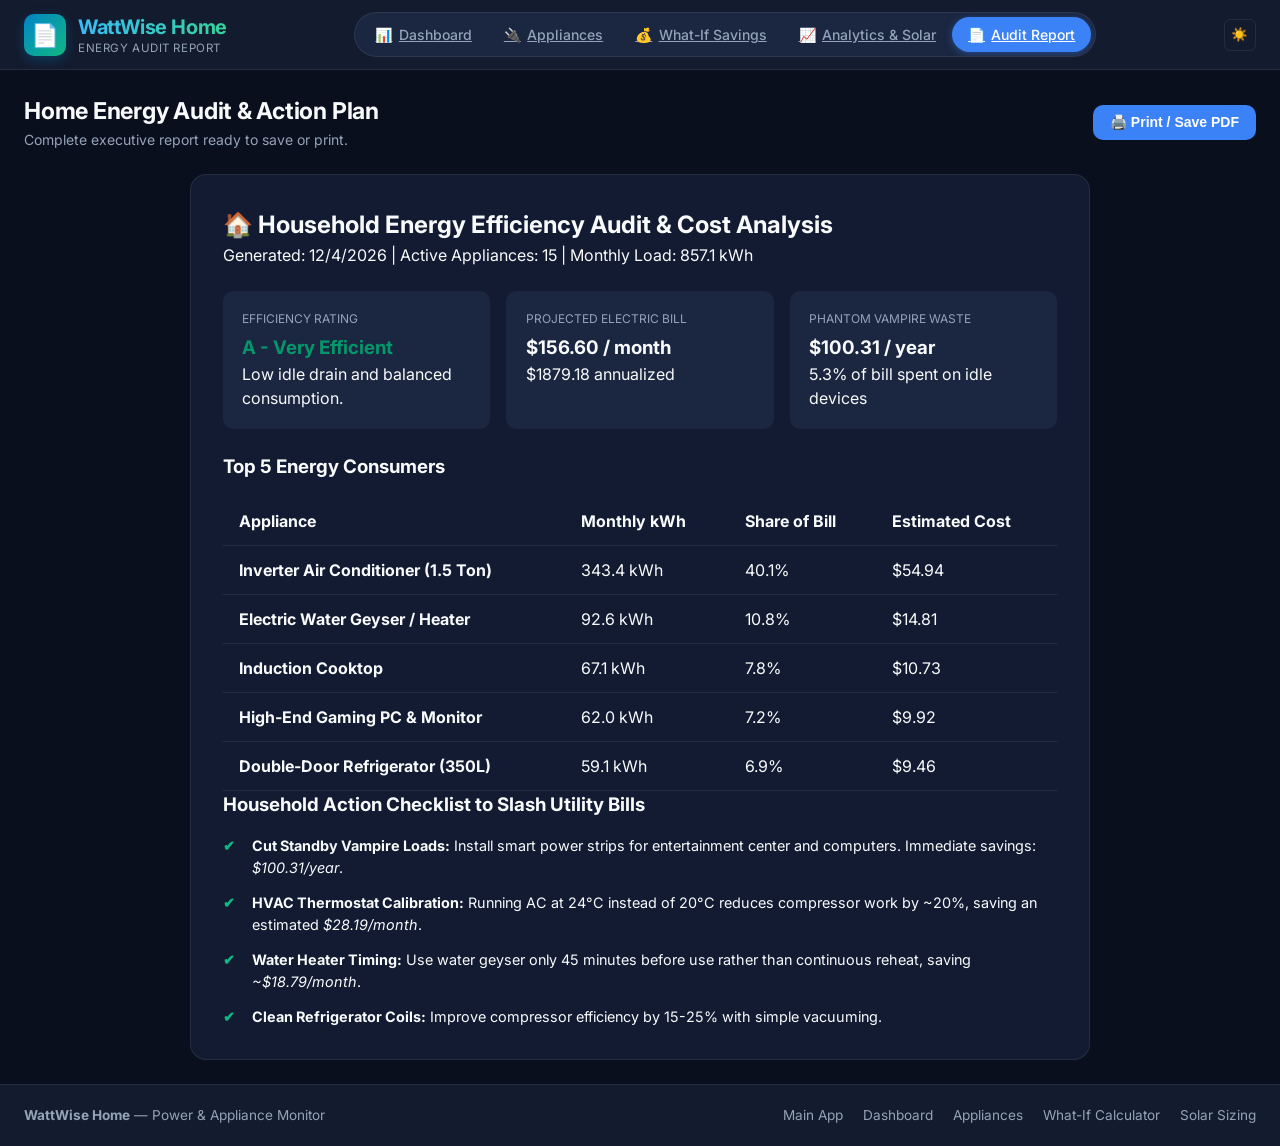
<file: html/report.html>
<!DOCTYPE html>
<html lang="en" data-theme="dark">
<head>
  <meta charset="UTF-8">
  <meta name="viewport" content="width=device-width, initial-scale=1.0">
  <title>WattWise | Household Energy Audit Report</title>
  <link rel="stylesheet" href="../css/style.css">
  <link rel="stylesheet" href="../css/dashboard.css">
  <link rel="stylesheet" href="../css/components.css">
  <link href="https://fonts.googleapis.com/css2?family=Inter:wght@400;500;600;700;800&display=swap" rel="stylesheet">
</head>
<body>

  <!-- Header -->
  <header class="app-header">
    <div class="header-container">
      <a href="../index.html" class="brand-group">
        <div class="brand-icon-wrapper">📄</div>
        <div>
          <div class="brand-title">WattWise Home</div>
          <div class="brand-subtitle">Energy Audit Report</div>
        </div>
      </a>

      <nav class="nav-tabs" role="tablist">
        <a href="dashboard.html" class="nav-tab-btn"><span>📊</span> Dashboard</a>
        <a href="appliances.html" class="nav-tab-btn"><span>🔌</span> Appliances</a>
        <a href="calculator.html" class="nav-tab-btn"><span>💰</span> What-If Savings</a>
        <a href="analytics.html" class="nav-tab-btn"><span>📈</span> Analytics & Solar</a>
        <a href="report.html" class="nav-tab-btn active"><span>📄</span> Audit Report</a>
      </nav>

      <div class="header-actions">
        <button id="theme-toggle" class="btn-icon" title="Toggle Dark/Light Mode">☀️</button>
      </div>
    </div>
  </header>

  <!-- Main Content -->
  <main class="main-wrapper">
    <div class="section-header">
      <div>
        <h1 class="section-title">Home Energy Audit & Action Plan</h1>
        <p class="section-subtitle">Complete executive report ready to save or print.</p>
      </div>
      <button class="btn btn-primary" onclick="window.print()">
        🖨️ Print / Save PDF
      </button>
    </div>

    <div class="report-paper" id="report-content-container">
      <!-- Dynamically generated report -->
    </div>
  </main>

  <footer class="app-footer">
    <div class="footer-container">
      <div><strong>WattWise Home</strong> — Power & Appliance Monitor</div>
      <div class="footer-links">
        <a href="../index.html">Main App</a>
        <a href="dashboard.html">Dashboard</a>
        <a href="appliances.html">Appliances</a>
        <a href="calculator.html">What-If Calculator</a>
        <a href="analytics.html">Solar Sizing</a>
      </div>
    </div>
  </footer>

  <script src="../js/data.js"></script>
  <script src="../js/storage.js"></script>
  <script src="../js/calculator.js"></script>
  <script src="../js/charts.js"></script>
  <script src="../js/simulator.js"></script>
  <script src="../js/app.js"></script>
  <script>
    document.addEventListener('DOMContentLoaded', () => {
      setTimeout(() => {
        const appliances = StorageManager.getAppliances();
        const settings = StorageManager.getSettings();
        const audit = EnergyCalculator.computeHouseholdAudit(appliances, settings);
        const curr = settings.currency;
        const container = document.getElementById('report-content-container');
        if (!container) return;

        container.innerHTML = `
          <div class="report-header">
            <h2>🏠 Household Energy Efficiency Audit & Cost Analysis</h2>
            <p class="text-muted">Generated: ${new Date().toLocaleDateString()} | Active Appliances: ${audit.activeApplianceCount} | Monthly Load: ${audit.totalMonthlyKwh.toFixed(1)} kWh</p>
          </div>

          <div class="report-summary-boxes">
            <div class="report-box">
              <span class="report-box-title">Efficiency Rating</span>
              <h3 style="color: ${audit.grade.color};">${audit.grade.letter} - ${audit.grade.label}</h3>
              <p>${audit.grade.desc}</p>
            </div>
            <div class="report-box">
              <span class="report-box-title">Projected Electric Bill</span>
              <h3>${curr}${audit.totalMonthlyCost.toFixed(2)} / month</h3>
              <p>${curr}${audit.totalAnnualCost.toFixed(2)} annualized</p>
            </div>
            <div class="report-box">
              <span class="report-box-title">Phantom Vampire Waste</span>
              <h3 class="text-danger">${curr}${audit.annualVampireCost.toFixed(2)} / year</h3>
              <p>${audit.vampirePercentage.toFixed(1)}% of bill spent on idle devices</p>
            </div>
          </div>

          <div class="report-section">
            <h3>Top 5 Energy Consumers</h3>
            <table class="report-table">
              <thead>
                <tr>
                  <th>Appliance</th>
                  <th>Monthly kWh</th>
                  <th>Share of Bill</th>
                  <th>Estimated Cost</th>
                </tr>
              </thead>
              <tbody>
                ${audit.topHogs.map(h => `
                  <tr>
                    <td><strong>${h.name}</strong></td>
                    <td>${h.monthlyKwh.toFixed(1)} kWh</td>
                    <td>${h.percentageOfTotal.toFixed(1)}%</td>
                    <td>${curr}${h.monthlyCost.toFixed(2)}</td>
                  </tr>
                `).join('')}
              </tbody>
            </table>
          </div>

          <div class="report-section">
            <h3>Household Action Checklist to Slash Utility Bills</h3>
            <ul class="report-checklist">
              <li>
                <strong>Cut Standby Vampire Loads:</strong> Install smart power strips for entertainment center and computers. Immediate savings: <em>${curr}${audit.annualVampireCost.toFixed(2)}/year</em>.
              </li>
              <li>
                <strong>HVAC Thermostat Calibration:</strong> Running AC at 24°C instead of 20°C reduces compressor work by ~20%, saving an estimated <em>${curr}${(audit.totalMonthlyCost * 0.18).toFixed(2)}/month</em>.
              </li>
              <li>
                <strong>Water Heater Timing:</strong> Use water geyser only 45 minutes before use rather than continuous reheat, saving <em>~${curr}${(audit.totalMonthlyCost * 0.12).toFixed(2)}/month</em>.
              </li>
              <li>
                <strong>Clean Refrigerator Coils:</strong> Improve compressor efficiency by 15-25% with simple vacuuming.
              </li>
            </ul>
          </div>
        `;
      }, 100);
    });
  </script>
</body>
</html>
</file>
<file: css/style.css>
/* ==========================================================================
   Home Energy & Appliance Monitor - Master Stylesheet
   Modern, sleek, high-contrast dashboard with dark & light theme support
   ========================================================================== */

:root {
  /* Dark Theme (Default) */
  --bg-primary: #0a0f1d;
  --bg-secondary: #131b2e;
  --bg-tertiary: #1b2640;
  --bg-card: rgba(22, 33, 56, 0.75);
  --bg-card-hover: rgba(30, 44, 74, 0.85);
  --border-color: rgba(255, 255, 255, 0.08);
  --border-focus: #38bdf8;

  --text-main: #f8fafc;
  --text-muted: #94a3b8;
  --text-dim: #64748b;

  --accent-blue: #3b82f6;
  --accent-cyan: #06b6d4;
  --accent-emerald: #10b981;
  --accent-amber: #f59e0b;
  --accent-rose: #f43f5e;
  --accent-purple: #8b5cf6;

  --shadow-sm: 0 2px 6px rgba(0, 0, 0, 0.25);
  --shadow-md: 0 4px 14px rgba(0, 0, 0, 0.35);
  --shadow-lg: 0 10px 28px rgba(0, 0, 0, 0.5);

  --radius-sm: 6px;
  --radius-md: 10px;
  --radius-lg: 16px;
  --radius-full: 9999px;

  --font-sans: 'Inter', -apple-system, BlinkMacSystemFont, "Segoe UI", Roboto, sans-serif;
  --transition-fast: 0.15s ease;
  --transition-normal: 0.25s ease;
}

[data-theme="light"] {
  --bg-primary: #f8fafc;
  --bg-secondary: #ffffff;
  --bg-tertiary: #f1f5f9;
  --bg-card: rgba(255, 255, 255, 0.95);
  --bg-card-hover: #ffffff;
  --border-color: rgba(0, 0, 0, 0.08);
  --border-focus: #0284c7;

  --text-main: #0f172a;
  --text-muted: #475569;
  --text-dim: #94a3b8;

  --shadow-sm: 0 2px 6px rgba(0, 0, 0, 0.05);
  --shadow-md: 0 4px 14px rgba(0, 0, 0, 0.08);
  --shadow-lg: 0 10px 28px rgba(0, 0, 0, 0.12);
}

/* Base Reset */
*, *::before, *::after {
  box-sizing: border-box;
  margin: 0;
  padding: 0;
}

body {
  font-family: var(--font-sans);
  background-color: var(--bg-primary);
  color: var(--text-main);
  line-height: 1.5;
  min-height: 100vh;
  display: flex;
  flex-direction: column;
  -webkit-font-smoothing: antialiased;
}

/* App Header & Navigation Bar */
.app-header {
  background: var(--bg-secondary);
  border-bottom: 1px solid var(--border-color);
  position: sticky;
  top: 0;
  z-index: 50;
  backdrop-filter: blur(12px);
}

.header-container {
  max-width: 1400px;
  margin: 0 auto;
  padding: 0.75rem 1.5rem;
  display: flex;
  align-items: center;
  justify-content: space-between;
  gap: 1.5rem;
}

.brand-group {
  display: flex;
  align-items: center;
  gap: 0.75rem;
  text-decoration: none;
  color: var(--text-main);
}

.brand-icon-wrapper {
  width: 42px;
  height: 42px;
  background: linear-gradient(135deg, #0284c7, #10b981);
  border-radius: var(--radius-md);
  display: flex;
  align-items: center;
  justify-content: center;
  font-size: 1.4rem;
  box-shadow: 0 4px 12px rgba(2, 132, 199, 0.3);
}

.brand-title {
  font-size: 1.25rem;
  font-weight: 700;
  letter-spacing: -0.02em;
  background: linear-gradient(to right, #38bdf8, #34d399);
  -webkit-background-clip: text;
  -webkit-text-fill-color: transparent;
}

.brand-subtitle {
  font-size: 0.72rem;
  color: var(--text-muted);
  text-transform: uppercase;
  letter-spacing: 0.05em;
  margin-top: -2px;
}

/* Navigation Tabs */
.nav-tabs {
  display: flex;
  align-items: center;
  background: var(--bg-tertiary);
  padding: 0.25rem;
  border-radius: var(--radius-full);
  border: 1px solid var(--border-color);
  overflow-x: auto;
}

.nav-tab-btn {
  background: transparent;
  border: none;
  color: var(--text-muted);
  padding: 0.45rem 1rem;
  border-radius: var(--radius-full);
  font-size: 0.875rem;
  font-weight: 500;
  cursor: pointer;
  display: flex;
  align-items: center;
  gap: 0.4rem;
  transition: all var(--transition-fast);
  white-space: nowrap;
}

.nav-tab-btn:hover {
  color: var(--text-main);
}

.nav-tab-btn.active {
  background: var(--accent-blue);
  color: #ffffff;
  box-shadow: 0 2px 8px rgba(59, 130, 246, 0.4);
}

/* Header Action Controls */
.header-actions {
  display: flex;
  align-items: center;
  gap: 0.85rem;
}

/* Top Banner: Vampire Kill Switch */
.vampire-banner-container {
  background: linear-gradient(90deg, rgba(139, 92, 246, 0.15), rgba(244, 63, 94, 0.15));
  border-bottom: 1px solid rgba(139, 92, 246, 0.25);
  padding: 0.5rem 1.5rem;
}

.vampire-banner {
  max-width: 1400px;
  margin: 0 auto;
  display: flex;
  align-items: center;
  justify-content: space-between;
  flex-wrap: wrap;
  gap: 0.75rem;
}

.vampire-banner-content {
  display: flex;
  align-items: center;
  gap: 0.6rem;
  font-size: 0.875rem;
}

.vampire-banner-title {
  font-weight: 600;
  color: #c084fc;
}

/* Main Layout Area */
.main-wrapper {
  flex: 1;
  max-width: 1400px;
  width: 100%;
  margin: 0 auto;
  padding: 1.5rem;
}

.tab-view {
  display: none;
  animation: fadeIn 0.25s ease;
}

.tab-view.active {
  display: block;
}

@keyframes fadeIn {
  from { opacity: 0; transform: translateY(6px); }
  to { opacity: 1; transform: translateY(0); }
}

/* Section Header */
.section-header {
  display: flex;
  align-items: center;
  justify-content: space-between;
  margin-bottom: 1.5rem;
  flex-wrap: wrap;
  gap: 1rem;
}

.section-title {
  font-size: 1.45rem;
  font-weight: 700;
  letter-spacing: -0.01em;
}

.section-subtitle {
  color: var(--text-muted);
  font-size: 0.875rem;
}

/* App Footer */
.app-footer {
  background: var(--bg-secondary);
  border-top: 1px solid var(--border-color);
  padding: 1.25rem 1.5rem;
  margin-top: auto;
}

.footer-container {
  max-width: 1400px;
  margin: 0 auto;
  display: flex;
  align-items: center;
  justify-content: space-between;
  flex-wrap: wrap;
  gap: 1rem;
  font-size: 0.85rem;
  color: var(--text-muted);
}

.footer-links {
  display: flex;
  gap: 1.25rem;
}

.footer-links a {
  color: var(--text-muted);
  text-decoration: none;
  transition: color var(--transition-fast);
}

.footer-links a:hover {
  color: var(--text-main);
}
</file>
<file: css/dashboard.css>
/* ==========================================================================
   Dashboard Styles - Real-time smart meter, KPI cards, charts & telemetry
   ========================================================================== */

/* KPI Metric Cards Grid */
.kpi-grid {
  display: grid;
  grid-template-columns: repeat(auto-fit, minmax(260px, 1fr));
  gap: 1.25rem;
  margin-bottom: 1.5rem;
}

.kpi-card {
  background: var(--bg-card);
  border: 1px solid var(--border-color);
  border-radius: var(--radius-lg);
  padding: 1.25rem;
  box-shadow: var(--shadow-sm);
  display: flex;
  flex-direction: column;
  justify-content: space-between;
  transition: transform var(--transition-fast), border-color var(--transition-fast);
  backdrop-filter: blur(8px);
}

.kpi-card:hover {
  transform: translateY(-2px);
  border-color: rgba(255, 255, 255, 0.15);
}

.kpi-header {
  display: flex;
  align-items: center;
  justify-content: space-between;
  margin-bottom: 0.5rem;
}

.kpi-title {
  font-size: 0.825rem;
  font-weight: 600;
  color: var(--text-muted);
  text-transform: uppercase;
  letter-spacing: 0.04em;
}

.kpi-icon {
  font-size: 1.25rem;
}

.kpi-value {
  font-size: 1.95rem;
  font-weight: 700;
  letter-spacing: -0.02em;
  color: var(--text-main);
  line-height: 1.1;
  margin-bottom: 0.35rem;
}

.kpi-subtext {
  font-size: 0.8rem;
  color: var(--text-muted);
  display: flex;
  align-items: center;
  gap: 0.3rem;
}

.kpi-card-highlight {
  border-left: 4px solid var(--accent-emerald);
}

.kpi-card-vampire {
  border-left: 4px solid var(--accent-purple);
  background: linear-gradient(135deg, var(--bg-card), rgba(139, 92, 246, 0.08));
}

.kpi-card-grade {
  border-left: 4px solid var(--accent-cyan);
}

/* Energy Grade Badge */
.grade-display {
  display: flex;
  align-items: center;
  gap: 1rem;
}

.grade-badge-circle {
  width: 50px;
  height: 50px;
  border-radius: var(--radius-full);
  display: flex;
  align-items: center;
  justify-content: center;
  font-size: 1.6rem;
  font-weight: 800;
  color: #ffffff;
  box-shadow: 0 4px 12px rgba(0, 0, 0, 0.3);
}

.grade-details-col {
  display: flex;
  flex-direction: column;
}

.grade-label {
  font-weight: 700;
  font-size: 1.05rem;
  color: var(--text-main);
}

.grade-desc {
  font-size: 0.78rem;
  color: var(--text-muted);
}

/* Real-Time Live Meter & Telemetry Section */
.telemetry-row {
  display: grid;
  grid-template-columns: 360px 1fr;
  gap: 1.25rem;
  margin-bottom: 1.5rem;
}

@media (max-width: 960px) {
  .telemetry-row {
    grid-template-columns: 1fr;
  }
}

.telemetry-card {
  background: var(--bg-card);
  border: 1px solid var(--border-color);
  border-radius: var(--radius-lg);
  padding: 1.25rem;
  box-shadow: var(--shadow-sm);
  backdrop-filter: blur(8px);
}

.telemetry-header {
  display: flex;
  align-items: center;
  justify-content: space-between;
  margin-bottom: 1rem;
}

.telemetry-title-group h3 {
  font-size: 1.1rem;
  font-weight: 700;
}

.telemetry-title-group p {
  font-size: 0.8rem;
  color: var(--text-muted);
}

.status-pill {
  font-size: 0.75rem;
  font-weight: 600;
  padding: 0.25rem 0.65rem;
  border-radius: var(--radius-full);
  display: inline-flex;
  align-items: center;
  gap: 0.35rem;
}

.status-normal {
  background: rgba(16, 185, 129, 0.15);
  color: #34d399;
  border: 1px solid rgba(16, 185, 129, 0.3);
}

.status-warning {
  background: rgba(245, 158, 11, 0.15);
  color: #fbbf24;
  border: 1px solid rgba(245, 158, 11, 0.3);
}

.status-danger {
  background: rgba(239, 68, 68, 0.2);
  color: #f87171;
  border: 1px solid rgba(239, 68, 68, 0.4);
}

/* Gauge Canvas Box */
.gauge-box {
  display: flex;
  flex-direction: column;
  align-items: center;
  justify-content: center;
  position: relative;
  padding: 0.5rem 0;
}

#live-gauge-canvas {
  width: 100%;
  max-width: 280px;
  height: 180px;
}

.spike-trigger-box {
  display: flex;
  justify-content: center;
  margin-top: 0.75rem;
}

/* Oscilloscope Stream */
.stream-box {
  position: relative;
  width: 100%;
  height: 200px;
  border-radius: var(--radius-md);
  background: rgba(0, 0, 0, 0.25);
  border: 1px solid var(--border-color);
  overflow: hidden;
}

#live-power-stream-canvas {
  width: 100%;
  height: 100%;
  display: block;
}

.stream-watermark {
  position: absolute;
  top: 10px;
  right: 12px;
  font-size: 0.75rem;
  color: var(--text-dim);
  font-family: monospace;
}

/* Dashboard Analytics Row: Donut + Room Bars */
.analytics-grid-row {
  display: grid;
  grid-template-columns: 1fr 1.2fr;
  gap: 1.25rem;
  margin-bottom: 1.5rem;
}

@media (max-width: 900px) {
  .analytics-grid-row {
    grid-template-columns: 1fr;
  }
}

.donut-chart-container {
  display: flex;
  align-items: center;
  justify-content: center;
  padding: 1rem 0;
}

#dashboard-donut-canvas {
  max-width: 240px;
  max-height: 240px;
}

/* Horizontal Bar List */
.bar-chart-list {
  display: flex;
  flex-direction: column;
  gap: 0.85rem;
}

.bar-chart-row {
  display: flex;
  flex-direction: column;
  gap: 0.35rem;
}

.bar-chart-label-group {
  display: flex;
  justify-content: space-between;
  font-size: 0.85rem;
}

.bar-chart-name {
  font-weight: 600;
  color: var(--text-main);
}

.bar-chart-val {
  font-weight: 500;
  color: var(--text-muted);
}

.bar-chart-track {
  width: 100%;
  height: 8px;
  background: rgba(255, 255, 255, 0.08);
  border-radius: var(--radius-full);
  overflow: hidden;
}

.bar-chart-fill {
  height: 100%;
  border-radius: var(--radius-full);
  transition: width 0.5s ease-out;
}
</file>
<file: css/components.css>
/* ==========================================================================
   Components Styles - Buttons, Modals, Forms, Tables, Sliders, Badges, Toasts
   ========================================================================== */

/* Buttons */
.btn {
  display: inline-flex;
  align-items: center;
  justify-content: center;
  gap: 0.5rem;
  padding: 0.5rem 1rem;
  font-size: 0.875rem;
  font-weight: 600;
  border-radius: var(--radius-md);
  cursor: pointer;
  border: 1px solid transparent;
  transition: all var(--transition-fast);
  text-decoration: none;
  line-height: 1.25;
}

.btn-primary {
  background: var(--accent-blue);
  color: #ffffff;
}

.btn-primary:hover {
  background: #2563eb;
  box-shadow: 0 4px 12px rgba(37, 99, 235, 0.35);
}

.btn-secondary {
  background: var(--bg-tertiary);
  color: var(--text-main);
  border-color: var(--border-color);
}

.btn-secondary:hover {
  background: rgba(255, 255, 255, 0.12);
}

.btn-outline {
  background: transparent;
  color: var(--text-main);
  border-color: var(--border-color);
}

.btn-outline:hover {
  background: var(--bg-tertiary);
  border-color: var(--text-muted);
}

.btn-danger {
  background: var(--accent-rose);
  color: #ffffff;
}

.btn-danger:hover {
  background: #e11d48;
}

.btn-sm {
  padding: 0.3rem 0.65rem;
  font-size: 0.775rem;
}

.btn-icon {
  background: transparent;
  border: 1px solid var(--border-color);
  color: var(--text-main);
  border-radius: var(--radius-sm);
  width: 32px;
  height: 32px;
  display: inline-flex;
  align-items: center;
  justify-content: center;
  cursor: pointer;
  transition: background var(--transition-fast);
}

.btn-icon:hover {
  background: var(--bg-tertiary);
}

.btn-icon-danger:hover {
  background: rgba(239, 68, 68, 0.2);
  border-color: rgba(239, 68, 68, 0.4);
}

/* Toggle Switch */
.toggle-switch {
  position: relative;
  display: inline-block;
  width: 44px;
  height: 24px;
}

.toggle-switch input {
  opacity: 0;
  width: 0;
  height: 0;
}

.toggle-slider {
  position: absolute;
  cursor: pointer;
  top: 0; left: 0; right: 0; bottom: 0;
  background-color: rgba(255, 255, 255, 0.15);
  transition: .3s;
  border-radius: 24px;
}

.toggle-slider:before {
  position: absolute;
  content: "";
  height: 18px;
  width: 18px;
  left: 3px;
  bottom: 3px;
  background-color: white;
  transition: .3s;
  border-radius: 50%;
}

.toggle-switch input:checked + .toggle-slider {
  background-color: var(--accent-emerald);
}

.toggle-switch input:checked + .toggle-slider:before {
  transform: translateX(20px);
}

/* Filter Pills */
.filter-pills-row {
  display: flex;
  align-items: center;
  gap: 0.5rem;
  overflow-x: auto;
  padding-bottom: 0.5rem;
  margin-bottom: 1rem;
}

.filter-pill {
  background: var(--bg-tertiary);
  border: 1px solid var(--border-color);
  color: var(--text-muted);
  font-size: 0.8rem;
  font-weight: 500;
  padding: 0.35rem 0.85rem;
  border-radius: var(--radius-full);
  cursor: pointer;
  white-space: nowrap;
  transition: all var(--transition-fast);
}

.filter-pill:hover {
  color: var(--text-main);
  border-color: rgba(255, 255, 255, 0.2);
}

.filter-pill.active {
  background: var(--accent-blue);
  color: #ffffff;
  border-color: var(--accent-blue);
}

/* Table Card & Responsive Table */
.table-card {
  background: var(--bg-card);
  border: 1px solid var(--border-color);
  border-radius: var(--radius-lg);
  overflow: hidden;
  box-shadow: var(--shadow-sm);
  backdrop-filter: blur(8px);
}

.table-toolbar {
  padding: 1rem 1.25rem;
  display: flex;
  align-items: center;
  justify-content: space-between;
  border-bottom: 1px solid var(--border-color);
  flex-wrap: wrap;
  gap: 1rem;
}

.search-box {
  position: relative;
  min-width: 260px;
}

.search-box input {
  width: 100%;
  padding: 0.5rem 0.85rem 0.5rem 2.2rem;
  background: var(--bg-tertiary);
  border: 1px solid var(--border-color);
  border-radius: var(--radius-md);
  color: var(--text-main);
  font-size: 0.85rem;
  outline: none;
  transition: border-color var(--transition-fast);
}

.search-box input:focus {
  border-color: var(--border-focus);
}

.search-icon {
  position: absolute;
  left: 0.75rem;
  top: 50%;
  transform: translateY(-50%);
  color: var(--text-dim);
  font-size: 0.9rem;
}

.table-responsive {
  width: 100%;
  overflow-x: auto;
}

.appliance-table {
  width: 100%;
  border-collapse: collapse;
  text-align: left;
  font-size: 0.875rem;
}

.appliance-table th {
  background: var(--bg-tertiary);
  color: var(--text-muted);
  font-weight: 600;
  font-size: 0.775rem;
  text-transform: uppercase;
  letter-spacing: 0.05em;
  padding: 0.85rem 1rem;
  border-bottom: 1px solid var(--border-color);
  white-space: nowrap;
}

.appliance-table td {
  padding: 0.85rem 1rem;
  border-bottom: 1px solid var(--border-color);
  vertical-align: middle;
}

.appliance-table tr:hover td {
  background: var(--bg-card-hover);
}

.row-disabled {
  opacity: 0.5;
}

.appliance-name-cell {
  display: flex;
  flex-direction: column;
  gap: 0.2rem;
}

.appliance-desc-sub {
  font-size: 0.75rem;
  color: var(--text-dim);
}

.room-pill {
  background: var(--bg-tertiary);
  padding: 0.25rem 0.6rem;
  border-radius: var(--radius-sm);
  font-size: 0.75rem;
  color: var(--text-muted);
}

.action-buttons-cell {
  white-space: nowrap;
  display: flex;
  gap: 0.35rem;
}

/* Badges */
.badge {
  display: inline-block;
  font-size: 0.675rem;
  font-weight: 700;
  padding: 0.15rem 0.45rem;
  border-radius: var(--radius-sm);
  text-transform: uppercase;
  letter-spacing: 0.05em;
}

.badge-warning {
  background: rgba(245, 158, 11, 0.2);
  color: #fbbf24;
}

.badge-vampire {
  background: rgba(139, 92, 246, 0.2);
  color: #c084fc;
}

/* Modal Dialog */
.modal-backdrop {
  position: fixed;
  top: 0; left: 0; right: 0; bottom: 0;
  background: rgba(0, 0, 0, 0.7);
  backdrop-filter: blur(4px);
  display: none;
  align-items: center;
  justify-content: center;
  z-index: 100;
  padding: 1rem;
}

.modal-backdrop.active {
  display: flex;
}

.modal-content {
  background: var(--bg-secondary);
  border: 1px solid var(--border-color);
  border-radius: var(--radius-lg);
  max-width: 540px;
  width: 100%;
  max-height: 90vh;
  overflow-y: auto;
  box-shadow: var(--shadow-lg);
}

.modal-header {
  padding: 1.25rem 1.5rem;
  border-bottom: 1px solid var(--border-color);
  display: flex;
  align-items: center;
  justify-content: space-between;
}

.modal-title {
  font-size: 1.15rem;
  font-weight: 700;
}

.modal-body {
  padding: 1.5rem;
}

.modal-footer {
  padding: 1rem 1.5rem;
  border-top: 1px solid var(--border-color);
  display: flex;
  justify-content: flex-end;
  gap: 0.75rem;
}

/* Form Styles */
.form-group {
  margin-bottom: 1.1rem;
}

.form-label {
  display: block;
  font-size: 0.825rem;
  font-weight: 600;
  color: var(--text-muted);
  margin-bottom: 0.35rem;
}

.form-control {
  width: 100%;
  padding: 0.6rem 0.85rem;
  background: var(--bg-tertiary);
  border: 1px solid var(--border-color);
  border-radius: var(--radius-md);
  color: var(--text-main);
  font-size: 0.875rem;
  outline: none;
  transition: border-color var(--transition-fast);
}

.form-control:focus {
  border-color: var(--border-focus);
}

.form-grid-2 {
  display: grid;
  grid-template-columns: 1fr 1fr;
  gap: 1rem;
}

/* What-If Simulator Card & Range Sliders */
.whatif-container {
  display: grid;
  grid-template-columns: 1.1fr 0.9fr;
  gap: 1.5rem;
}

@media (max-width: 860px) {
  .whatif-container {
    grid-template-columns: 1fr;
  }
}

.slider-group {
  margin-bottom: 1.5rem;
}

.slider-header {
  display: flex;
  justify-content: space-between;
  margin-bottom: 0.5rem;
  font-size: 0.875rem;
  font-weight: 600;
}

.range-slider {
  width: 100%;
  -webkit-appearance: none;
  appearance: none;
  height: 6px;
  background: var(--bg-tertiary);
  border-radius: var(--radius-full);
  outline: none;
}

.range-slider::-webkit-slider-thumb {
  -webkit-appearance: none;
  width: 20px;
  height: 20px;
  background: var(--accent-blue);
  border-radius: 50%;
  cursor: pointer;
  box-shadow: 0 2px 6px rgba(0, 0, 0, 0.4);
}

/* Tips Cards */
.tips-grid {
  display: grid;
  grid-template-columns: repeat(auto-fit, minmax(320px, 1fr));
  gap: 1.25rem;
}

.tip-card {
  background: var(--bg-card);
  border: 1px solid var(--border-color);
  border-radius: var(--radius-lg);
  padding: 1.25rem;
  display: flex;
  gap: 1rem;
  box-shadow: var(--shadow-sm);
}

.tip-icon {
  font-size: 2rem;
  flex-shrink: 0;
}

.tip-body {
  flex: 1;
}

.tip-title-row {
  display: flex;
  align-items: center;
  justify-content: space-between;
  margin-bottom: 0.4rem;
  flex-wrap: wrap;
  gap: 0.5rem;
}

.tip-title-row h4 {
  font-size: 0.95rem;
  font-weight: 700;
}

.tip-badge {
  background: rgba(16, 185, 129, 0.15);
  color: #34d399;
  font-size: 0.72rem;
  font-weight: 700;
  padding: 0.2rem 0.5rem;
  border-radius: var(--radius-full);
}

.tip-desc {
  font-size: 0.825rem;
  color: var(--text-muted);
  line-height: 1.45;
}

/* Printable Report Styles */
.report-paper {
  background: var(--bg-card);
  border: 1px solid var(--border-color);
  border-radius: var(--radius-lg);
  padding: 2rem;
  max-width: 900px;
  margin: 0 auto;
}

.report-summary-boxes {
  display: grid;
  grid-template-columns: repeat(3, 1fr);
  gap: 1rem;
  margin: 1.5rem 0;
}

@media (max-width: 700px) {
  .report-summary-boxes {
    grid-template-columns: 1fr;
  }
}

.report-box {
  background: var(--bg-tertiary);
  border-radius: var(--radius-md);
  padding: 1.2rem;
}

.report-box-title {
  font-size: 0.75rem;
  text-transform: uppercase;
  color: var(--text-muted);
  display: block;
  margin-bottom: 0.35rem;
}

.report-table {
  width: 100%;
  border-collapse: collapse;
  margin-top: 1rem;
}

.report-table th, .report-table td {
  padding: 0.75rem 1rem;
  border-bottom: 1px solid var(--border-color);
  text-align: left;
}

.report-checklist {
  list-style: none;
  margin-top: 1rem;
  display: flex;
  flex-direction: column;
  gap: 0.85rem;
}

.report-checklist li {
  position: relative;
  padding-left: 1.8rem;
  font-size: 0.9rem;
}

.report-checklist li::before {
  content: "✔";
  position: absolute;
  left: 0;
  color: var(--accent-emerald);
  font-weight: bold;
}

/* Toast Notifications */
.toast-container {
  position: fixed;
  bottom: 1.5rem;
  right: 1.5rem;
  display: flex;
  flex-direction: column;
  gap: 0.6rem;
  z-index: 999;
}

.toast {
  background: var(--bg-secondary);
  border: 1px solid var(--border-color);
  color: var(--text-main);
  padding: 0.75rem 1.2rem;
  border-radius: var(--radius-md);
  font-size: 0.85rem;
  box-shadow: var(--shadow-lg);
  display: flex;
  align-items: center;
  gap: 0.5rem;
  animation: slideInRight 0.3s ease;
  transition: opacity 0.3s ease;
}

.toast.fade-out {
  opacity: 0;
}

.toast-success { border-left: 4px solid var(--accent-emerald); }
.toast-warning { border-left: 4px solid var(--accent-amber); }
.toast-info { border-left: 4px solid var(--accent-blue); }

@keyframes slideInRight {
  from { transform: translateX(100%); opacity: 0; }
  to { transform: translateX(0); opacity: 1; }
}

/* Print Overrides */
@media print {
  body {
    background: #ffffff !important;
    color: #000000 !important;
  }
  .app-header, .vampire-banner-container, .nav-tabs, .header-actions, .app-footer, .btn, .toast-container {
    display: none !important;
  }
  .report-paper {
    border: none !important;
    box-shadow: none !important;
    padding: 0 !important;
  }
  .report-box {
    background: #f1f5f9 !important;
    color: #000000 !important;
  }
}
</file>
<file: css/analytics.css>
.analytics-preset-select {
  width: auto;
  padding: 0.4rem 0.6rem;
  font-size: 0.8rem;
}

.solar-card {
  margin-bottom: 1.5rem;
  background: linear-gradient(135deg, var(--bg-card), rgba(245, 158, 11, 0.08));
  border-left: 4px solid var(--accent-amber);
}

.solar-metrics-grid {
  display: grid;
  grid-template-columns: repeat(auto-fit, minmax(200px, 1fr));
  gap: 1.25rem;
  margin-top: 1rem;
}

.solar-system-size {
  color: #fbbf24;
}

.solar-annual-savings {
  color: #34d399;
}

.solar-co2-offset {
  color: #38bdf8;
}

.solar-metric-description {
  font-size: 0.78rem;
}

.analytics-top-hogs {
  padding-top: 0.5rem;
}
</file>
